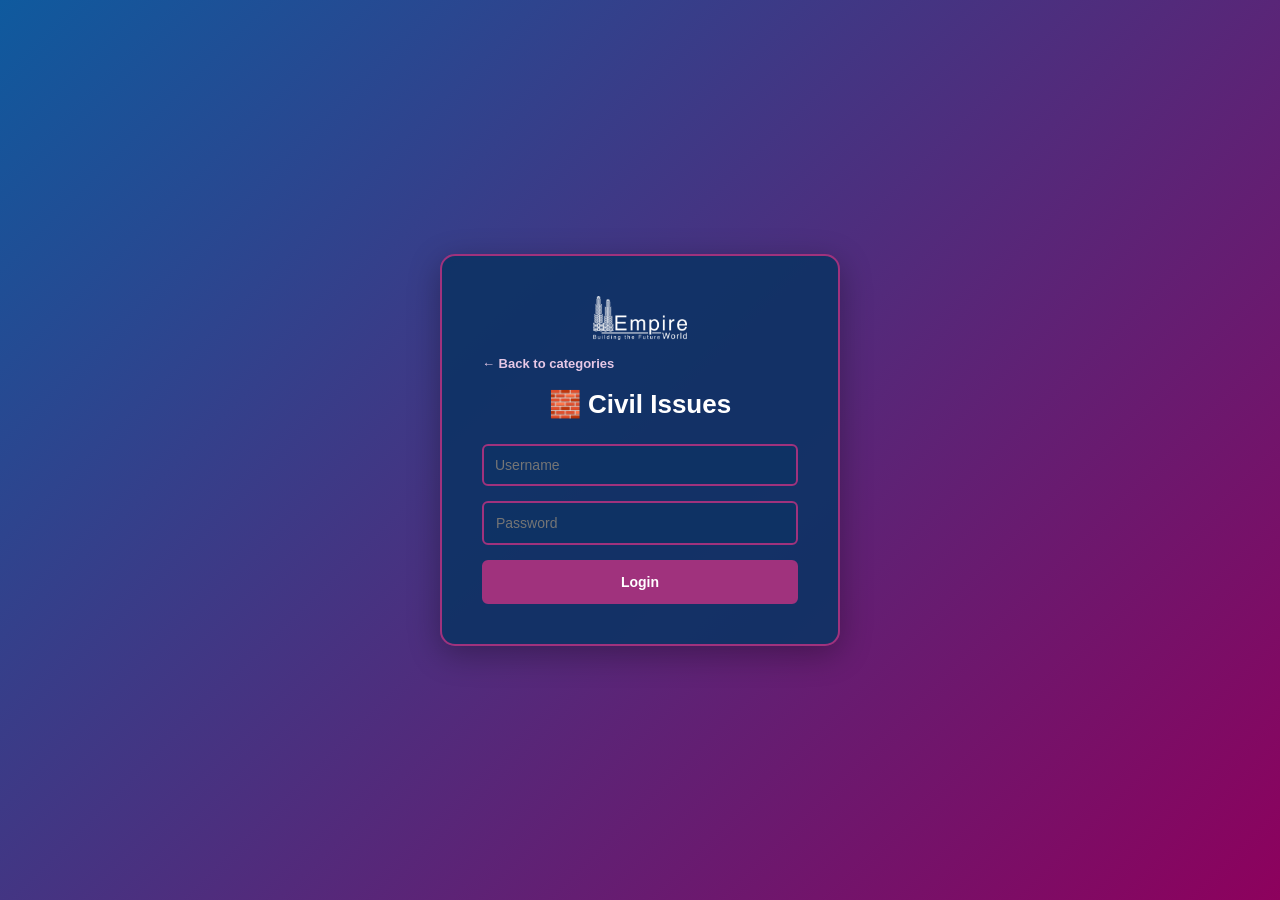
<file: civil-issue-final.html>
<!DOCTYPE html>
<html lang="en">
<head>
<meta charset="UTF-8">
<meta name="viewport" content="width=device-width, initial-scale=1.0">
<title>Civil Issues — Empire World</title>
<style>
* { margin:0; padding:0; box-sizing:border-box; }
body { font-family:-apple-system,BlinkMacSystemFont,'Segoe UI',Roboto,sans-serif; background:linear-gradient(135deg,#0f5a9e 0%,#8d015d 100%); color:#fff; min-height:100vh; padding-bottom:40px; }
.login-page { display:none; position:fixed; top:0; left:0; width:100%; height:100%; background:linear-gradient(135deg,#0f5a9e 0%,#8d015d 100%); align-items:center; justify-content:center; z-index:2000; }
.login-page.show { display:flex; }
.login-box { background:rgba(13,50,100,0.9); padding:40px; border-radius:15px; border:2px solid #a0327d; box-shadow:0 8px 32px rgba(0,0,0,0.3); width:100%; max-width:400px; }
.login-box h1 { font-size:26px; margin-bottom:24px; text-align:center; }
.login-form { display:flex; flex-direction:column; gap:15px; }
.login-form input { padding:12px; border:2px solid #a0327d; border-radius:6px; background:rgba(13,50,100,0.8); color:#fff; font-size:14px; }
.login-form button { padding:12px; background:#a0327d; color:#fff; border:2px solid #a0327d; border-radius:6px; font-weight:600; cursor:pointer; }
.login-message { padding:10px; border-radius:6px; text-align:center; font-weight:600; margin-bottom:10px; display:none; }
.login-message.success { background:#27ae60; display:block; } .login-message.error { background:#e74c3c; display:block; }
.back { display:block; text-align:left; margin-bottom:18px; color:#e6c8e6; text-decoration:none; font-size:13px; font-weight:600; }
.container { max-width:1400px; margin:0 auto; padding:20px; display:none; }
.container.show { display:block; }
header { background:#0d4a85; padding:20px; border-radius:0 0 15px 15px; margin-bottom:25px; border-bottom:3px solid #a0327d; }
.header-top { display:flex; justify-content:space-between; align-items:center; flex-wrap:wrap; gap:10px; }
.header-title h1 { font-size:26px; } .header-title p { font-size:13px; color:#ccc; }
.header-controls { display:flex; gap:10px; align-items:center; }
button { background:#0d4a85; color:#fff; border:2px solid #a0327d; padding:10px 16px; border-radius:6px; cursor:pointer; font-weight:600; font-size:14px; transition:all .2s; }
button:hover { background:#a0327d; }
.tabs { display:flex; gap:10px; margin-bottom:25px; flex-wrap:wrap; }
.tab-btn { padding:12px 18px; background:#0d4a85; border:2px solid #a0327d; cursor:pointer; font-weight:600; color:#fff; border-radius:8px; }
.tab-btn.active { background:#a0327d; }
.tab-content { display:none; } .tab-content.active { display:block; }
.form-section { background:rgba(13,50,100,0.6); padding:25px; border-radius:10px; margin-bottom:25px; border:2px solid #a0327d; }
.form-row { display:grid; grid-template-columns:repeat(auto-fit,minmax(220px,1fr)); gap:18px; margin-bottom:18px; }
.form-group { display:flex; flex-direction:column; }
label { font-weight:600; margin-bottom:7px; font-size:14px; }
input[type=text],input[type=date],select,textarea { padding:11px; border:2px solid #a0327d; border-radius:6px; background:rgba(13,50,100,0.8); color:#fff; font-size:14px; }
.image-upload { background:rgba(13,50,100,0.5); border:2px dashed #a0327d; border-radius:8px; padding:18px; text-align:center; color:#ccc; cursor:text; }
h2 { margin-bottom:18px; font-size:20px; } h3 { margin:18px 0 12px; font-size:16px; color:#ccc; }
.stats { display:grid; grid-template-columns:repeat(auto-fit,minmax(150px,1fr)); gap:15px; margin:15px 0; }
.stat-box { background:rgba(13,50,100,0.8); padding:15px; border-radius:8px; text-align:center; border:2px solid #a0327d; }
.stat-value { font-size:26px; font-weight:bold; color:#a0327d; } .stat-label { font-size:12px; color:#ccc; margin-top:5px; }
table { width:100%; border-collapse:collapse; }
th,td { padding:10px; border-bottom:1px solid #2a5a92; text-align:left; font-size:13px; vertical-align:top; }
th { color:#cdd8e6; font-size:12px; text-transform:uppercase; letter-spacing:.4px; }
tr.issue-row { cursor:pointer; } tr.issue-row:hover { background:rgba(160,50,125,0.18); }
.badge { font-size:11px; font-weight:700; padding:4px 10px; border-radius:12px; text-transform:uppercase; }
.badge.open { background:#C5504F; } .badge.fixed { background:#27ae60; }
.thumb { width:54px; height:54px; object-fit:cover; border-radius:6px; border:1px solid #a0327d; }
.modal { display:none; position:fixed; top:0; left:0; width:100%; height:100%; background:rgba(0,0,0,0.85); z-index:1500; align-items:center; justify-content:center; }
.modal.show { display:flex; }
.modal-box { background:#0d3a6e; border:2px solid #a0327d; border-radius:12px; max-width:820px; width:92%; max-height:88vh; overflow:auto; padding:24px; }
.close-x { float:right; cursor:pointer; font-size:30px; line-height:1; }
.beforeafter { display:grid; grid-template-columns:1fr 1fr; gap:14px; margin-top:14px; }
.beforeafter img { width:100%; border-radius:8px; border:1px solid #a0327d; cursor:pointer; }
footer { text-align:center; margin-top:30px; color:#cbb6cb; font-size:12px; }
</style>
</head>
<body>
<div class="login-page show" id="loginPage">
  <div class="login-box"><img src="[data-uri]" alt="Empire World" style="height:44px;width:auto;display:block;margin:0 auto 16px;">
    <a class="back" href="cleaning.html">← Back to categories</a>
    <h1>🧱 Civil Issues</h1>
    <div class="login-message" id="loginMessage"></div>
    <form class="login-form" onsubmit="handleLogin(event)">
      <input type="text" id="loginUsername" placeholder="Username" required>
      <input type="password" id="loginPassword" placeholder="Password" required>
      <button type="submit">Login</button>
    </form>
  </div>
</div>

<div class="container" id="mainContainer">
  <header><div class="header-top">
    <div class="header-title"><img src="[data-uri]" alt="Empire World" style="height:44px;width:auto;display:block;margin-bottom:10px;"><h1>🧱 Civil Issues</h1><p>Building issues reported by cleaning supervisors</p></div>
    <div class="header-controls">
      <button onclick="location.href='cleaning.html'">🏠 Categories</button>
      <button onclick="openResetModal()" style="background:#C5734F;border-color:#C5734F;">🔄 Reset Data</button>
      <button onclick="logout()" style="background:#C5504F;border-color:#C5504F;">🚪 Logout</button>
    </div>
  </div></header>

  <div class="tabs">
    <button class="tab-btn active" onclick="switchTab(event,'list')">📋 Issues</button>
    <button class="tab-btn" onclick="switchTab(event,'add')">➕ Add Issue</button>
    <button class="tab-btn" onclick="switchTab(event,'analytics')">📈 Analytics</button>
  </div>

  <div id="add" class="tab-content">
    <div class="form-section"><h2>➕ Report a New Issue</h2>
      <div class="form-row">
        <div class="form-group"><label>Project</label><select id="ci-project" onchange="updateCIBuildings()"></select></div>
        <div class="form-group"><label>Building</label><select id="ci-building" onchange="updateCIFloors()"></select></div>
        <div class="form-group"><label>Floor</label><select id="ci-floor"></select></div>
        <div class="form-group"><label>Spot</label><select id="ci-spot"></select></div>
      </div>
      <div class="form-row">
        <div class="form-group"><label>Issue Type</label><select id="ci-issuetype" onchange="toggleOther()"></select></div>
        <div class="form-group" id="ci-otherwrap" style="display:none;"><label>Describe (Other)</label><input type="text" id="ci-other" placeholder="Type the issue"></div>
        <div class="form-group"><label>Date</label><input type="date" id="ci-date"></div>
      </div>
      <div class="form-group" style="margin-bottom:18px;"><label>Note (optional)</label><input type="text" id="ci-note" placeholder="Any extra detail"></div>
      <h3>📸 Photo of the problem</h3>
      <div style="display:flex; gap:10px; flex-wrap:wrap; align-items:center; margin-bottom:10px;">
        <button type="button" onclick="document.getElementById('ci-file').click()">📁 Upload / Camera</button>
        <span style="color:#ccc; font-size:13px;">— or paste in the box below ⤵</span>
        <input type="file" id="ci-file" accept="image/*" style="display:none" onchange="handleIssueFile(event)">
      </div>
      <div class="image-upload" id="ci-imageArea" onpaste="handlePaste(event,'ci')">Click here and paste (Ctrl+V)</div>
      <img id="ci-image" style="display:none;max-width:220px;margin-top:12px;border-radius:8px;border:2px solid #a0327d;">
      <div style="margin-top:18px;"><button onclick="saveIssue()">💾 Save Issue</button> <button onclick="clearIssueForm()" style="background:#0d4a85;">🗑️ Clear</button></div>
    </div>
  </div>

  <div id="list" class="tab-content active">
    <div class="form-section"><h2>📋 Reported Issues</h2>
      <div class="form-row">
        <div class="form-group"><label>Project</label><select id="f-project" onchange="renderIssues()"><option value="">All</option></select></div>
        <div class="form-group"><label>Status</label><select id="f-status" onchange="renderIssues()"><option value="">All</option><option value="open">Open</option><option value="fixed">Fixed</option></select></div>
        <div class="form-group"><label>Search building/floor/spot</label><input type="text" id="f-search" oninput="renderIssues()" placeholder="e.g. RA-A12 or stairs"></div>
        <div class="form-group" style="justify-content:flex-end;"><button onclick="loadIssues()">🔄 Refresh</button></div>
      </div>
      <div id="issuesTable"><p>Loading…</p></div>
    </div>
  </div>

  <div id="analytics" class="tab-content">
    <div class="form-section"><h2>📈 Analytics</h2><div id="analyticsContent"><p>Loading…</p></div></div>
  </div>

  <footer>Prepared by <strong>Swar Dizayee</strong></footer>
</div>

<div class="modal" id="issueModal" onclick="if(event.target===this)closeIssueModal()"><div class="modal-box" id="issueBox"></div></div>
<div class="modal" id="imgModal" onclick="closeImg()"><img id="imgBig" style="max-width:92%;max-height:92%;border-radius:10px;"></div>

<script>
        /* ===== Themed dialogs (replace browser alert/confirm) ===== */
        (function(){
          function ov(){ var o=document.getElementById('uiDlg'); if(!o){ o=document.createElement('div'); o.id='uiDlg'; o.style.cssText='display:none;position:fixed;inset:0;background:rgba(0,0,0,0.6);z-index:4000;align-items:center;justify-content:center;'; o.innerHTML='<div style="background:#0d3a6e;border:2px solid #a0327d;border-radius:14px;max-width:430px;width:92%;padding:24px;box-shadow:0 10px 40px rgba(0,0,0,0.5);color:#fff;font-family:-apple-system,BlinkMacSystemFont,Segoe UI,Roboto,sans-serif;"><div id="uiDlgMsg" style="font-size:15px;line-height:1.5;margin-bottom:18px;white-space:pre-wrap;"></div><div id="uiDlgBtns" style="display:flex;gap:10px;justify-content:flex-end;"></div></div>'; document.body.appendChild(o); } return o; }
          function mkbtn(t,bg){ var b=document.createElement('button'); b.textContent=t; b.style.cssText='background:'+bg+';color:#fff;border:2px solid '+bg+';padding:10px 18px;border-radius:6px;font-weight:600;font-size:14px;cursor:pointer;'; return b; }
          window.uiAlert=function(msg){ return new Promise(function(res){ var o=ov(); document.getElementById('uiDlgMsg').textContent=String(msg); var bw=document.getElementById('uiDlgBtns'); bw.innerHTML=''; var ok=mkbtn('OK','#a0327d'); ok.onclick=function(){ o.style.display='none'; res(); }; bw.appendChild(ok); o.style.display='flex'; setTimeout(function(){ok.focus();},30); }); };
          window.uiConfirm=function(msg){ return new Promise(function(res){ var o=ov(); document.getElementById('uiDlgMsg').textContent=String(msg); var bw=document.getElementById('uiDlgBtns'); bw.innerHTML=''; var c=mkbtn('Cancel','#0d4a85'); c.onclick=function(){ o.style.display='none'; res(false); }; var ok=mkbtn('OK','#C5504F'); ok.onclick=function(){ o.style.display='none'; res(true); }; bw.appendChild(c); bw.appendChild(ok); o.style.display='flex'; setTimeout(function(){ok.focus();},30); }); };
          window.alert=function(m){ window.uiAlert(m); };
        })();

const GOOGLE_SCRIPT_URL = 'https://script.google.com/macros/s/AKfycbz-qxaEXcGH_b8g-k7RmwIV3f16MDHZV-VMUxoYS5YFeGaWlKyURfLwfOoVXQ1ONyYO/exec';
const IMGBB_API_KEY = '273d26dbc835282f5909b5f3e1fb8685';
const projectNames = {ec:'Empire Complex',es:'Empire Square',wd:'West Diamond',ww:'West Wing',ra:'Royal Apartment'};
const spots = ['Service stairs','Main stairs','Service door','Rooftop door','Exit door','Elevator','Wall','Ceiling','Corridor','Basement','Rooftop','Garden','Parking','Other'];
const issueTypes = ['Water leakage','Broken tiles','Door is broken','Door handle is broken','Wall needs repainting','No rooftop door','No service door','Mold / damp','Cracked wall','Other'];
const floors = {ec:{EC1:['Ground','F1','F2','F3','F4','F5'],EC2:['Ground','F1','F2','F3','F4','F5'],EC3:['Ground','F1','F2','F3','F4','F5'],EC4:['B1','Ground','F1','F2','F3','F4','F5'],EC5:['B1','Ground','F1','F2','F3','F4','F5'],EC6:['B1','Ground','F1','F2','F3','F4','F5']},es:{ES1:['B1','B2','Ground','F1','F2','F3','F4','F5','F6','F7','F8','F9','F10','F11','F12','F13','F14','F15','F16','F17','F18','F19','F20'],ES2:['B1','B2','Ground','F1','F2','F3','F4','F5','F6','F7','F8','F9','F10','F11','F12','F13','F14','F15','F16','F17','F18','F19','F20'],ES3:['B1','B2','Ground','F1','F2','F3','F4','F5','F6','F7','F8','F9','F10','F11','F12','F13','F14','F15','F16','F17','F18','F19','F20'],ES4:['B1','B2','Ground','F1','F2','F3','F4','F5','F6','F7','F8','F9','F10','F11','F12','F13','F14','F15','F16','F17','F18','F19','F20'],ES6:['B1','B2','B3','Ground','F1','F2','F3','F4','F5','F6','F7','F8','F9','F10','F11','F12','F13','F14','F15','F16','F17','F18','F19','F20','F21','F22','F23','F24']},wd:{'WD-A':['B1','B2','R','Ground','F1','F2','F3','F4','F5','F6','F7','F8','F9','F10','F11','F12','F13','F14','F15','F16','F17','F18','F19','F20','F21'],'WD-B':['B1','B2','R','Ground','F1','F2','F3','F4','F5','F6','F7','F8','F9','F10','F11','F12','F13','F14','F15','F16','F17','F18','F19','F20','F21','F22','F23'],'WD-C':['B1','B2','R','Ground','F1','F2','F3','F4','F5','F6','F7','F8','F9','F10','F11','F12','F13','F14','F15','F16','F17','F18','F19','F20','F21']},ww:{WW1:['B1','Ground','F1','F2','F3','F4','F5','F6','F7','F8'],WW2:['B1','Ground','F1','F2','F3','F4','F5','F6','F7','F8','F9','F10'],WW3:['B1','Ground','F1','F2','F3','F4','F5','F6','F7','F8','F9','F10','F11','F12'],WW4:['B1','Ground','F1','F2','F3','F4','F5','F6','F7','F8','F9','F10','F11','F12','F13','F14'],WW5:['B1','Ground','F1','F2','F3','F4','F5','F6','F7','F8','F9','F10','F11','F12','F13','F14','F15','F16'],WW6:['B1','Ground','F1','F2','F3','F4','F5','F6','F7','F8','F9','F10','F11','F12','F13','F14','F15','F16','F17','F18'],WW7:['B1','Ground','F1','F2','F3','F4','F5','F6','F7','F8','F9','F10','F11','F12','F13','F14','F15','F16','F17','F18','F19','F20'],WW8:['B1','Ground','F1','F2','F3','F4','F5','F6','F7','F8','F9','F10','F11','F12','F13','F14','F15','F16','F17','F18','F19','F20','F21','F22'],WW9:['B1','Ground','F1','F2','F3','F4','F5','F6','F7','F8','F9','F10','F11','F12','F13','F14','F15','F16','F17','F18','F19','F20','F21','F22','F23','F24'],WW10:['B1','Ground','F1','F2','F3','F4','F5','F6','F7','F8','F9','F10','F11','F12','F13','F14','F15','F16','F17','F18','F19','F20','F21','F22','F23','F24','F25','F26'],WW11:['B1','Ground','F1','F2','F3','F4','F5','F6','F7','F8','F9','F10','F11','F12','F13','F14','F15','F16','F17','F18','F19','F20','F21','F22','F23','F24','F25','F26'],WW12:['B1','Ground','F1','F2','F3','F4','F5','F6','F7','F8','F9','F10','F11','F12','F13','F14','F15','F16','F17','F18','F19','F20','F21','F22','F23','F24','F25','F26','F27','F28','F29','F30'],WW13:['B1','Ground','F1','F2','F3','F4','F5','F6','F7','F8','F9','F10','F11','F12','F13','F14','F15','F16','F17','F18','F19','F20','F21','F22','F23','F24','F25','F26','F27','F28','F29','F30'],WW14:['B1','Ground','F1','F2','F3','F4','F5','F6','F7','F8','F9','F10','F11','F12','F13','F14','F15','F16','F17','F18','F19','F20','F21','F22','F23','F24','F25','F26','F27','F28','F29','F30'],WW15:['B1','Ground','F1','F2','F3','F4','F5','F6','F7','F8','F9','F10','F11','F12','F13','F14','F15','F16','F17','F18','F19','F20','F21','F22','F23','F24','F25','F26','F27','F28','F29','F30']},ra:{'RA-A1':['B1','Ground','F1','F2','F3','F4','F5','F6','F7','F8','F9'],'RA-A2':['B1','Ground','F1','F2','F3','F4','F5','F6','F7','F8','F9'],'RA-A3':['B1','Ground','F1','F2','F3','F4','F5','F6','F7','F8','F9'],'RA-A4':['B1','Ground','F1','F2','F3','F4','F5','F6','F7','F8','F9'],'RA-A5':['B1','Ground','F1','F2','F3','F4','F5','F6','F7','F8','F9'],'RA-A6':['B1','Ground','F1','F2','F3','F4','F5','F6','F7','F8','F9'],'RA-A7':['B1','Ground','F1','F2','F3','F4','F5','F6','F7','F8','F9'],'RA-A8':['B1','Ground','F1','F2','F3','F4','F5','F6','F7','F8','F9'],'RA-A9':['B1','Ground','F1','F2','F3','F4','F5','F6','F7','F8','F9'],'RA-A10':['B1','Ground','F1','F2','F3','F4','F5','F6','F7','F8','F9'],'RA-A11':['B1','Ground','F1','F2','F3','F4','F5','F6','F7','F8','F9'],'RA-A12':['B1','Ground','F1','F2','F3','F4','F5','F6','F7','F8','F9'],'RA-B1':['B1','Ground','F1','F2','F3','F4','F5','F6','F7','F8','F9'],'RA-B2':['B1','Ground','F1','F2','F3','F4','F5','F6','F7','F8','F9'],'RA-B3':['B1','Ground','F1','F2','F3','F4','F5','F6','F7','F8','F9'],'RA-B4':['B1','Ground','F1','F2','F3','F4','F5','F6','F7','F8','F9'],'RA-B5':['B1','Ground','F1','F2','F3','F4','F5','F6','F7','F8','F9'],'RA-B6':['B1','Ground','F1','F2','F3','F4','F5','F6','F7','F8','F9'],'RA-B7':['B1','Ground','F1','F2','F3','F4','F5','F6','F7','F8','F9'],'RA-B8':['B1','Ground','F1','F2','F3','F4','F5','F6','F7','F8','F9'],'RA-B9':['B1','Ground','F1','F2','F3','F4','F5','F6','F7','F8','F9'],'RA-B10':['B1','Ground','F1','F2','F3','F4','F5','F6','F7','F8','F9'],'RA-B11':['B1','Ground','F1','F2','F3','F4','F5','F6','F7','F8','F9'],'RA-B12':['B1','Ground','F1','F2','F3','F4','F5','F6','F7','F8','F9'],'RA-C1':['B1','Ground','F1','F2','F3','F4','F5','F6','F7','F8','F9','F10','F11'],'RA-C2':['B1','Ground','F1','F2','F3','F4','F5','F6','F7','F8','F9','F10','F11'],'RA-C3':['B1','Ground','F1','F2','F3','F4','F5','F6','F7','F8','F9','F10','F11'],'RA-C4':['B1','Ground','F1','F2','F3','F4','F5','F6','F7','F8','F9','F10','F11','F12'],'RA-C5':['B1','Ground','F1','F2','F3','F4','F5','F6','F7','F8','F9','F10','F11','F12'],'RA-C6':['B1','Ground','F1','F2','F3','F4','F5','F6','F7','F8','F9','F10','F11'],'RA-C7':['B1','Ground','F1','F2','F3','F4','F5','F6','F7','F8','F9','F10','F11'],'RA-C8':['B1','Ground','F1','F2','F3','F4','F5','F6','F7','F8','F9','F10','F11']}};
let allIssues = [];
let currentIssueImage = '';
let uploadingIssue = false;

function handleLogin(e){ e.preventDefault(); const u=document.getElementById('loginUsername').value; const p=document.getElementById('loginPassword').value; const m=document.getElementById('loginMessage'); m.className='login-message'; m.style.display='block'; m.textContent='⏳ Signing in…'; fetch(GOOGLE_SCRIPT_URL,{method:'POST',body:JSON.stringify({action:'verifyLogin',username:u,password:p,dept:'civil'})}).then(r=>r.json()).then(d=>{ if(d.success){ localStorage.setItem('civ_isLoggedIn','true'); localStorage.setItem('civ_user',u); localStorage.setItem('civ_token',d.token||''); enterApp(); } else { m.className='login-message error'; m.textContent='❌ '+d.message; }}).catch(err=>{ m.className='login-message error'; m.textContent='❌ '+err.message; }); }
function logout(){ uiConfirm('Log out?').then(function(ok){ if(!ok) return; localStorage.removeItem('civ_isLoggedIn'); localStorage.removeItem('civ_user'); localStorage.removeItem('civ_token'); location.reload(); }); }

function uploadToImgbb(file,cb){ const r=new FileReader(); r.onload=e=>{ const b64=e.target.result.split(',')[1]; const fd=new FormData(); fd.append('image',b64); fd.append('key',IMGBB_API_KEY); fetch('https://api.imgbb.com/1/upload',{method:'POST',body:fd}).then(x=>x.json()).then(d=>{ cb(d.success&&d.data?d.data.url:null); }).catch(()=>cb(null)); }; r.readAsDataURL(file); }
function compressImage(file,cb){ const r=new FileReader(); r.onload=e=>{ const img=new Image(); img.onload=()=>{ const c=document.createElement('canvas'); c.width=img.width*0.6; c.height=img.height*0.6; c.getContext('2d').drawImage(img,0,0,c.width,c.height); c.toBlob(b=>uploadToImgbb(b,cb),'image/jpeg',0.7); }; img.src=e.target.result; }; r.readAsDataURL(file); }
function processIssuePhoto(file){ if(!file) return; const area=document.getElementById('ci-imageArea'); area.innerHTML='⏳ Uploading…'; uploadingIssue=true; compressImage(file,url=>{ uploadingIssue=false; if(url){ currentIssueImage=url; const im=document.getElementById('ci-image'); im.src=url; im.style.display='block'; area.innerHTML='✅ Photo uploaded'; } else { area.innerHTML='❌ Upload failed, try again'; } }); }
function handlePaste(e,which){ const items=e.clipboardData.items; for(let i=0;i<items.length;i++){ if(items[i].type.indexOf('image')!==-1){ e.preventDefault(); processIssuePhoto(items[i].getAsFile()); return; } } }
function handleIssueFile(e){ const f=e.target.files && e.target.files[0]; if(f) processIssuePhoto(f); e.target.value=''; }

function populateSelect(id,arr,useKeys){ const el=document.getElementById(id); el.innerHTML=''; arr.forEach(v=>{ const o=document.createElement('option'); if(useKeys){ o.value=v; o.textContent=projectNames[v]; } else { o.value=v; o.textContent=v; } el.appendChild(o); }); }
function updateCIBuildings(){ const p=document.getElementById('ci-project').value; const bs=Object.keys(floors[p]||{}); const el=document.getElementById('ci-building'); el.innerHTML=''; bs.forEach(b=>{ const o=document.createElement('option'); o.value=b;o.textContent=b; el.appendChild(o); }); updateCIFloors(); }
function updateCIFloors(){ const p=document.getElementById('ci-project').value; const b=document.getElementById('ci-building').value; const fs=(floors[p]&&floors[p][b])?floors[p][b]:[]; const el=document.getElementById('ci-floor'); el.innerHTML=''; fs.forEach(f=>{ const o=document.createElement('option'); o.value=f;o.textContent=f; el.appendChild(o); }); }
function toggleOther(){ document.getElementById('ci-otherwrap').style.display = document.getElementById('ci-issuetype').value==='Other'?'flex':'none'; }
function clearIssueForm(){ currentIssueImage=''; document.getElementById('ci-image').style.display='none'; document.getElementById('ci-imageArea').innerHTML='Click here and paste (Ctrl+V)'; document.getElementById('ci-note').value=''; document.getElementById('ci-other').value=''; }

function saveIssue(){ if(uploadingIssue){ alert('Please wait for the photo to finish uploading.'); return; } let itype=document.getElementById('ci-issuetype').value; if(itype==='Other'){ const o=document.getElementById('ci-other').value.trim(); if(!o){ alert('Please describe the Other issue.'); return; } itype=o; } function go(){ const rec={ action:'addCivilIssue', project:document.getElementById('ci-project').value, building:document.getElementById('ci-building').value, floor:document.getElementById('ci-floor').value, spot:document.getElementById('ci-spot').value, issueType:itype, note:document.getElementById('ci-note').value, date:document.getElementById('ci-date').value||new Date().toISOString().split('T')[0], photo:currentIssueImage, token:localStorage.getItem('civ_token')||'' }; fetch(GOOGLE_SCRIPT_URL,{method:'POST',body:JSON.stringify(rec)}).then(r=>r.json()).then(()=>{ alert('✅ Issue saved!'); clearIssueForm(); loadIssues(); switchTabTo('list'); }).catch(e=>alert('❌ Error: '+e.message)); } if(!currentIssueImage){ uiConfirm('No photo attached. Save anyway?').then(function(ok){ if(ok) go(); }); return; } go(); }

function loadIssues(){ const url=GOOGLE_SCRIPT_URL+'?token='+encodeURIComponent(localStorage.getItem('civ_token')||'')+'&what=civil'; fetch(GOOGLE_SCRIPT_URL,{method:'POST',body:JSON.stringify({action:'getCivilIssues',token:localStorage.getItem('civ_token')||''})}).then(r=>r.json()).then(d=>{ if(Array.isArray(d)){ allIssues=d; renderIssues(); renderAnalytics(); } else if(d&&d.error==='unauthorized'){ logout(); } }).catch(e=>{ document.getElementById('issuesTable').innerHTML='<p>Error loading: '+e.message+'</p>'; }); }
function locStr(r){ return (r.project? (r.project.toUpperCase()) : '')+' '+r.building+' · '+r.floor+' · '+r.spot; }
function renderIssues(){ const fp=document.getElementById('f-project').value; const fs=document.getElementById('f-status').value; const q=(document.getElementById('f-search').value||'').toLowerCase(); let rows=allIssues.filter(r=>{ if(fp&&r.project!==fp)return false; if(fs&&r.status!==fs)return false; if(q){ const hay=(r.building+' '+r.floor+' '+r.spot+' '+r.issueType).toLowerCase(); if(hay.indexOf(q)===-1)return false; } return true; }); rows.sort((a,b)=>(b.date||'').localeCompare(a.date||'')); let h='<p style="color:#ccc;margin-bottom:10px;">'+rows.length+' issue(s)</p><table><thead><tr><th>Issue</th><th>Location</th><th>Date</th><th>Status</th><th>Photo</th></tr></thead><tbody>'; if(rows.length===0) h+='<tr><td colspan="5">No issues match.</td></tr>'; rows.forEach(r=>{ h+='<tr class="issue-row" onclick="openIssue(\''+r.id+'\')"><td>'+r.issueType+(r.note?' <span style="color:#aaa;">('+r.note+')</span>':'')+'</td><td>'+locStr(r)+'</td><td>'+r.date+'</td><td><span class="badge '+(r.status==='fixed'?'fixed':'open')+'">'+(r.status==='fixed'?'Fixed':'Open')+'</span></td><td>'+(r.photo?'<img class="thumb" src="'+r.photo+'">':'—')+'</td></tr>'; }); h+='</tbody></table>'; document.getElementById('issuesTable').innerHTML=h; }

function durationStr(a,b){ if(!a||!b) return ''; const pr=s=>new Date(String(s).replace(' ','T')); const d1=pr(a), d2=pr(b); if(isNaN(d1.getTime())||isNaN(d2.getTime())) return ''; let ms=d2-d1; if(ms<0) return ''; const days=Math.floor(ms/86400000); const hrs=Math.floor((ms%86400000)/3600000); const mins=Math.floor((ms%3600000)/60000); let parts=[]; if(days)parts.push(days+'d'); if(hrs)parts.push(hrs+'h'); if(!days&&!hrs)parts.push(mins+'m'); return ' — took '+parts.join(' '); }
function openIssue(id){ const r=allIssues.find(x=>x.id===id); if(!r)return; let h='<span class="close-x" onclick="closeIssueModal()">&times;</span>'; h+='<h2>'+r.issueType+'</h2><p style="color:#ccc;">'+locStr(r)+' · <span class="badge '+(r.status==='fixed'?'fixed':'open')+'">'+(r.status==='fixed'?'Fixed':'Open')+'</span></p>'; h+='<p style="margin-top:8px;"><strong>🟥 Reported:</strong> '+(r.createdAt||r.date)+(r.createdBy?(' (by '+r.createdBy+')'):'')+'</p>'; if(r.status==='fixed'){ h+='<p style="margin-top:4px;"><strong>🟩 Fixed:</strong> '+(r.fixedAt||'—')+(r.fixedBy?(' (by '+r.fixedBy+')'):'')+'<span style="color:#aaa;">'+durationStr(r.createdAt||r.date, r.fixedAt)+'</span></p>'; } if(r.note)h+='<p style="margin-top:8px;"><strong>Note:</strong> '+r.note+'</p>'; h+='<div class="beforeafter"><div><p style="color:#ccc;margin-bottom:6px;">Problem</p>'+(r.photo?'<img src="'+r.photo+'" onclick="bigImg(this.src)">':'<p>No photo</p>')+'</div><div><p style="color:#ccc;margin-bottom:6px;">Fixed</p>'+(r.fixedPhoto?'<img src="'+r.fixedPhoto+'" onclick="bigImg(this.src)">':'<p style="color:#888;">Not fixed yet</p>')+'</div></div>'; if(r.status!=='fixed'){ h+='<h3>✅ Mark as fixed</h3><div style="display:flex;gap:10px;flex-wrap:wrap;align-items:center;margin-bottom:10px;"><button type="button" onclick="document.getElementById(\'fix-file\').click()">📁 Upload / Camera</button><span style="color:#ccc;font-size:13px;">— or paste below ⤵</span><input type="file" id="fix-file" accept="image/*" style="display:none" onchange="handleFixFile(event,\''+r.id+'\')"></div><div class="image-upload" id="fix-area" onpaste="pasteFix(event,\''+r.id+'\')">Click here and paste the photo of the completed fix (Ctrl+V)</div>'; } document.getElementById('issueBox').innerHTML=h; document.getElementById('issueModal').classList.add('show'); }
function closeIssueModal(){ document.getElementById('issueModal').classList.remove('show'); }
function processFix(id, file){ if(!file) return; const area=document.getElementById('fix-area'); if(area) area.innerHTML='⏳ Uploading…'; compressImage(file,url=>{ if(url){ fetch(GOOGLE_SCRIPT_URL,{method:'POST',body:JSON.stringify({action:'markCivilFixed',id:id,fixedPhoto:url,token:localStorage.getItem('civ_token')||''})}).then(r=>r.json()).then(()=>{ const it=allIssues.find(x=>x.id===id); if(it){ it.status='fixed'; it.fixedPhoto=url; const now=new Date(); const z=n=>String(n).padStart(2,'0'); it.fixedAt=now.getFullYear()+'-'+z(now.getMonth()+1)+'-'+z(now.getDate())+' '+z(now.getHours())+':'+z(now.getMinutes()); it.fixedBy=localStorage.getItem('civ_user')||''; } renderIssues(); renderAnalytics(); openIssue(id); }).catch(er=>{ if(area) area.innerHTML='❌ '+er.message; }); } else { if(area) area.innerHTML='❌ Upload failed, try again'; } }); }
function pasteFix(e,id){ const items=e.clipboardData.items; for(let i=0;i<items.length;i++){ if(items[i].type.indexOf('image')!==-1){ e.preventDefault(); processFix(id, items[i].getAsFile()); return; } } }
function handleFixFile(e,id){ const f=e.target.files && e.target.files[0]; if(f) processFix(id, f); e.target.value=''; }

function bigImg(src){ document.getElementById('imgBig').src=src; document.getElementById('imgModal').classList.add('show'); }
function closeImg(){ document.getElementById('imgModal').classList.remove('show'); }

function renderAnalytics(){ const total=allIssues.length; const open=allIssues.filter(r=>r.status!=='fixed').length; const fixed=total-open; let h='<div class="stats"><div class="stat-box"><div class="stat-value">'+total+'</div><div class="stat-label">Total Issues</div></div><div class="stat-box"><div class="stat-value" style="color:#C5504F;">'+open+'</div><div class="stat-label">Open</div></div><div class="stat-box"><div class="stat-value" style="color:#27ae60;">'+fixed+'</div><div class="stat-label">Fixed</div></div></div>'; h+='<h3>By Project</h3><table><thead><tr><th>Project</th><th>Open</th><th>Fixed</th><th>Total</th></tr></thead><tbody>'; ['ec','es','wd','ww','ra'].forEach(p=>{ const pr=allIssues.filter(r=>r.project===p); if(pr.length===0)return; const o=pr.filter(r=>r.status!=='fixed').length; h+='<tr><td>'+projectNames[p]+'</td><td>'+o+'</td><td>'+(pr.length-o)+'</td><td>'+pr.length+'</td></tr>'; }); h+='</tbody></table>'; const types={}; allIssues.forEach(r=>{ types[r.issueType]=(types[r.issueType]||0)+1; }); h+='<h3>By Issue Type</h3><table><thead><tr><th>Type</th><th>Count</th></tr></thead><tbody>'; Object.keys(types).sort((a,b)=>types[b]-types[a]).forEach(t=>{ h+='<tr><td>'+t+'</td><td>'+types[t]+'</td></tr>'; }); h+='</tbody></table>'; document.getElementById('analyticsContent').innerHTML=h; }

function switchTab(e,t){ document.querySelectorAll('.tab-content').forEach(x=>x.classList.remove('active')); document.querySelectorAll('.tab-btn').forEach(x=>x.classList.remove('active')); document.getElementById(t).classList.add('active'); e.target.classList.add('active'); }
function switchTabTo(t){ document.querySelectorAll('.tab-content').forEach(x=>x.classList.remove('active')); document.querySelectorAll('.tab-btn').forEach(x=>x.classList.remove('active')); document.getElementById(t).classList.add('active'); document.querySelectorAll('.tab-btn').forEach(b=>{ if(b.getAttribute('onclick').indexOf("'"+t+"'")!==-1) b.classList.add('active'); }); }

function enterApp(){ document.getElementById('loginPage').classList.remove('show'); document.getElementById('mainContainer').classList.add('show'); populateSelect('ci-project',['ec','es','wd','ww','ra'],true); updateCIBuildings(); populateSelect('ci-spot',spots,false); populateSelect('ci-issuetype',issueTypes,false); const fp=document.getElementById('f-project'); if(fp && fp.options.length<=1){ ['ec','es','wd','ww','ra'].forEach(p=>{ const o=document.createElement('option'); o.value=p;o.textContent=projectNames[p]; fp.appendChild(o); }); } document.getElementById('ci-date').value=new Date().toISOString().split('T')[0]; loadIssues(); }
window.addEventListener('load',()=>{ localStorage.removeItem('civ_isLoggedIn'); document.getElementById('loginPage').classList.add('show'); });

function openResetModal(){ document.getElementById('resetPwInput').value=''; document.getElementById('resetMsg').textContent=''; document.getElementById('resetModal').style.display='flex'; setTimeout(function(){document.getElementById('resetPwInput').focus();},30); }
function closeResetModal(){ document.getElementById('resetModal').style.display='none'; }
function doReset(){ var pw=document.getElementById('resetPwInput').value; var msg=document.getElementById('resetMsg'); if(!pw){ msg.style.color='#ffb3b3'; msg.textContent='Please enter the password.'; return; } msg.style.color='#e6c8e6'; msg.textContent='⏳ Deleting…'; fetch(GOOGLE_SCRIPT_URL,{method:'POST',body:JSON.stringify({action:'clearCivilIssues', resetPassword:pw, dept:'civil', token:localStorage.getItem('civ_token')||''})}).then(r=>r.json()).then(function(d){ if(d&&d.success){ closeResetModal(); allIssues=[]; renderIssues(); renderAnalytics(); uiAlert('✅ All civil issue data has been deleted.'); } else if(d&&d.error==='bad_password'){ msg.style.color='#ffb3b3'; msg.textContent='❌ Wrong password.'; } else if(d&&d.error==='unauthorized'){ logout(); } else { msg.style.color='#ffb3b3'; msg.textContent='❌ Could not reset. Try again.'; } }).catch(function(e){ msg.style.color='#ffb3b3'; msg.textContent='❌ '+e.message; }); }
</script>
<div id="resetModal" style="display:none;position:fixed;inset:0;background:rgba(0,0,0,0.6);z-index:1600;align-items:center;justify-content:center;">
  <div style="background:#0d3a6e;border:2px solid #a0327d;border-radius:14px;max-width:440px;width:92%;padding:28px;box-shadow:0 10px 40px rgba(0,0,0,0.5);font-family:-apple-system,BlinkMacSystemFont,'Segoe UI',Roboto,sans-serif;">
    <h2 style="margin:0 0 10px;color:#fff;">⚠️ Reset Civil Data</h2>
    <p style="color:#e0c6dd;font-size:14px;margin-bottom:16px;line-height:1.5;">This permanently deletes <strong>all civil issues</strong> — reports, photos and fixed history. This cannot be undone.</p>
    <label style="color:#fff;font-weight:600;font-size:14px;">Reset password</label>
    <input type="password" id="resetPwInput" placeholder="Enter password" onkeydown="if(event.key==='Enter')doReset()" style="width:100%;margin-top:6px;padding:12px;border:2px solid #a0327d;border-radius:6px;background:rgba(13,50,100,0.8);color:#fff;font-size:14px;box-sizing:border-box;">
    <div id="resetMsg" style="min-height:18px;margin-top:10px;font-size:13px;font-weight:600;"></div>
    <div style="display:flex;gap:10px;justify-content:flex-end;margin-top:16px;">
      <button onclick="closeResetModal()" style="background:#0d4a85;border-color:#a0327d;">Cancel</button>
      <button onclick="doReset()" style="background:#C5504F;border-color:#C5504F;">🗑️ Delete Everything</button>
    </div>
  </div>
</div>
</body>
</html>
</file>
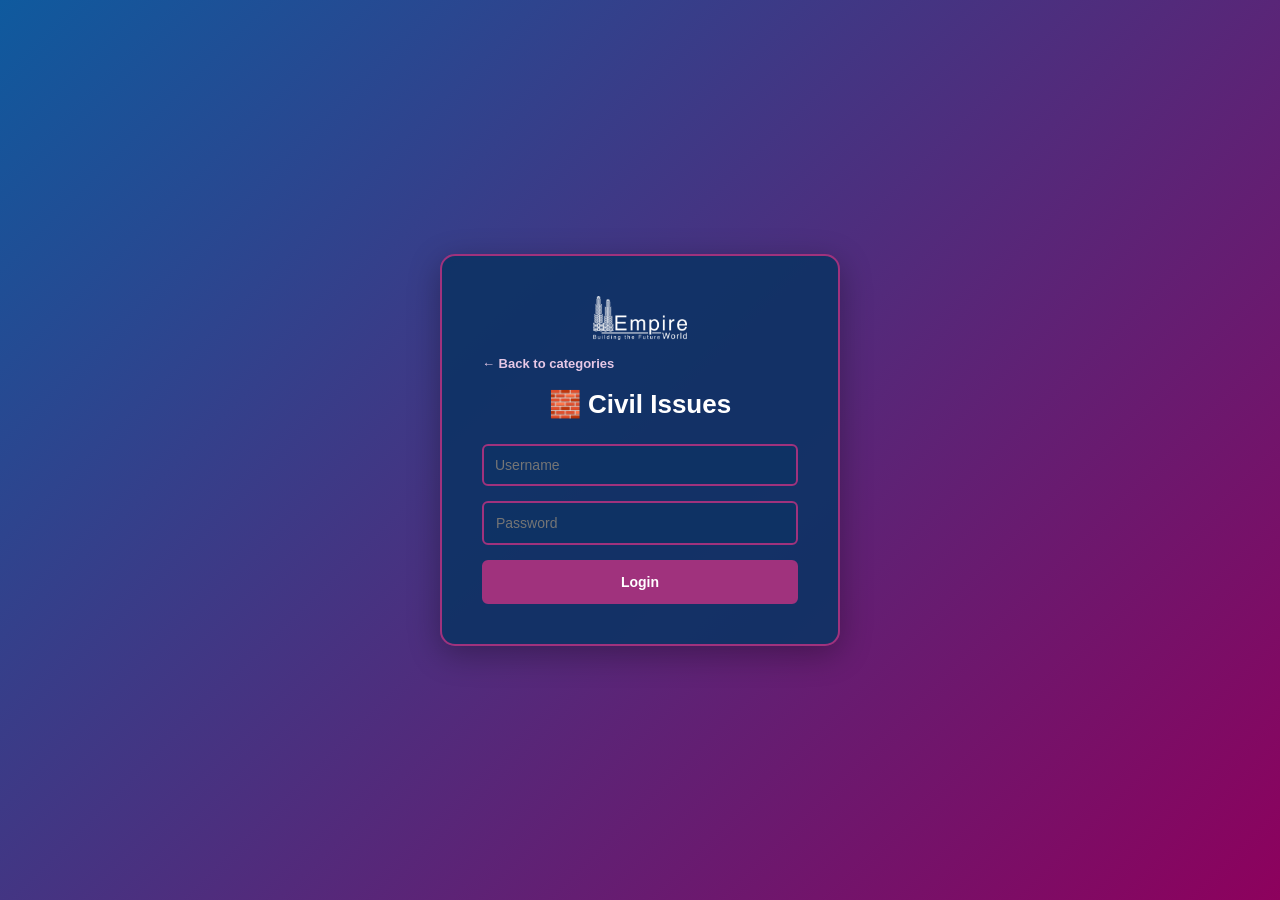
<file: civil-issue-login.html>
<!DOCTYPE html>
<html lang="en">
<head>
<meta charset="UTF-8">
<meta name="viewport" content="width=device-width, initial-scale=1.0">
<title>Civil Issues — Empire World</title>
<style>
* { margin:0; padding:0; box-sizing:border-box; }
body { font-family:-apple-system,BlinkMacSystemFont,'Segoe UI',Roboto,sans-serif; background:linear-gradient(135deg,#0f5a9e 0%,#8d015d 100%); color:#fff; min-height:100vh; padding-bottom:40px; }
.login-page { display:none; position:fixed; top:0; left:0; width:100%; height:100%; background:linear-gradient(135deg,#0f5a9e 0%,#8d015d 100%); align-items:center; justify-content:center; z-index:2000; }
.login-page.show { display:flex; }
.login-box { background:rgba(13,50,100,0.9); padding:40px; border-radius:15px; border:2px solid #a0327d; box-shadow:0 8px 32px rgba(0,0,0,0.3); width:100%; max-width:400px; }
.login-box h1 { font-size:26px; margin-bottom:24px; text-align:center; }
.login-form { display:flex; flex-direction:column; gap:15px; }
.login-form input { padding:12px; border:2px solid #a0327d; border-radius:6px; background:rgba(13,50,100,0.8); color:#fff; font-size:14px; }
.login-form button { padding:12px; background:#a0327d; color:#fff; border:2px solid #a0327d; border-radius:6px; font-weight:600; cursor:pointer; }
.login-message { padding:10px; border-radius:6px; text-align:center; font-weight:600; margin-bottom:10px; display:none; }
.login-message.success { background:#27ae60; display:block; } .login-message.error { background:#e74c3c; display:block; }
.back { display:block; text-align:left; margin-bottom:18px; color:#e6c8e6; text-decoration:none; font-size:13px; font-weight:600; }
.container { max-width:1400px; margin:0 auto; padding:20px; display:none; }
.container.show { display:block; }
header { background:#0d4a85; padding:20px; border-radius:0 0 15px 15px; margin-bottom:25px; border-bottom:3px solid #a0327d; }
.header-top { display:flex; justify-content:space-between; align-items:center; flex-wrap:wrap; gap:10px; }
.header-title h1 { font-size:26px; } .header-title p { font-size:13px; color:#ccc; }
.header-controls { display:flex; gap:10px; align-items:center; }
button { background:#0d4a85; color:#fff; border:2px solid #a0327d; padding:10px 16px; border-radius:6px; cursor:pointer; font-weight:600; font-size:14px; transition:all .2s; }
button:hover { background:#a0327d; }
.tabs { display:flex; gap:10px; margin-bottom:25px; flex-wrap:wrap; }
.tab-btn { padding:12px 18px; background:#0d4a85; border:2px solid #a0327d; cursor:pointer; font-weight:600; color:#fff; border-radius:8px; }
.tab-btn.active { background:#a0327d; }
.tab-content { display:none; } .tab-content.active { display:block; }
.form-section { background:rgba(13,50,100,0.6); padding:25px; border-radius:10px; margin-bottom:25px; border:2px solid #a0327d; }
.form-row { display:grid; grid-template-columns:repeat(auto-fit,minmax(220px,1fr)); gap:18px; margin-bottom:18px; }
.form-group { display:flex; flex-direction:column; }
label { font-weight:600; margin-bottom:7px; font-size:14px; }
input[type=text],input[type=date],select,textarea { padding:11px; border:2px solid #a0327d; border-radius:6px; background:rgba(13,50,100,0.8); color:#fff; font-size:14px; }
.image-upload { background:rgba(13,50,100,0.5); border:2px dashed #a0327d; border-radius:8px; padding:18px; text-align:center; color:#ccc; cursor:text; }
h2 { margin-bottom:18px; font-size:20px; } h3 { margin:18px 0 12px; font-size:16px; color:#ccc; }
.stats { display:grid; grid-template-columns:repeat(auto-fit,minmax(150px,1fr)); gap:15px; margin:15px 0; }
.stat-box { background:rgba(13,50,100,0.8); padding:15px; border-radius:8px; text-align:center; border:2px solid #a0327d; }
.stat-value { font-size:26px; font-weight:bold; color:#a0327d; } .stat-label { font-size:12px; color:#ccc; margin-top:5px; }
table { width:100%; border-collapse:collapse; }
th,td { padding:10px; border-bottom:1px solid #2a5a92; text-align:left; font-size:13px; vertical-align:top; }
th { color:#cdd8e6; font-size:12px; text-transform:uppercase; letter-spacing:.4px; }
tr.issue-row { cursor:pointer; } tr.issue-row:hover { background:rgba(160,50,125,0.18); }
.badge { font-size:11px; font-weight:700; padding:4px 10px; border-radius:12px; text-transform:uppercase; }
.badge.open { background:#C5504F; } .badge.fixed { background:#27ae60; }
.thumb { width:54px; height:54px; object-fit:cover; border-radius:6px; border:1px solid #a0327d; }
.modal { display:none; position:fixed; top:0; left:0; width:100%; height:100%; background:rgba(0,0,0,0.85); z-index:1500; align-items:center; justify-content:center; }
.modal.show { display:flex; }
.modal-box { background:#0d3a6e; border:2px solid #a0327d; border-radius:12px; max-width:820px; width:92%; max-height:88vh; overflow:auto; padding:24px; }
.close-x { float:right; cursor:pointer; font-size:30px; line-height:1; }
.beforeafter { display:grid; grid-template-columns:1fr 1fr; gap:14px; margin-top:14px; }
.beforeafter img { width:100%; border-radius:8px; border:1px solid #a0327d; cursor:pointer; }
footer { text-align:center; margin-top:30px; color:#cbb6cb; font-size:12px; }
</style>
</head>
<body>
<div class="login-page show" id="loginPage">
  <div class="login-box"><img src="[data-uri]" alt="Empire World" style="height:44px;width:auto;display:block;margin:0 auto 16px;">
    <a class="back" href="cleaning.html">← Back to categories</a>
    <h1>🧱 Civil Issues</h1>
    <div class="login-message" id="loginMessage"></div>
    <form class="login-form" onsubmit="handleLogin(event)">
      <input type="text" id="loginUsername" placeholder="Username" required>
      <input type="password" id="loginPassword" placeholder="Password" required>
      <button type="submit">Login</button>
    </form>
  </div>
</div>

<div class="container" id="mainContainer">
  <header><div class="header-top">
    <div class="header-title"><img src="[data-uri]" alt="Empire World" style="height:44px;width:auto;display:block;margin-bottom:10px;"><h1>🧱 Civil Issues</h1><p>Building issues reported by cleaning supervisors</p></div>
    <div class="header-controls">
      <button onclick="location.href='cleaning.html'">🏠 Categories</button>
      <button onclick="logout()" style="background:#C5504F;border-color:#C5504F;">🚪 Logout</button>
    </div>
  </div></header>

  <div class="tabs">
    <button class="tab-btn active" onclick="switchTab(event,'list')">📋 Issues</button>
    <button class="tab-btn" onclick="switchTab(event,'add')">➕ Add Issue</button>
    <button class="tab-btn" onclick="switchTab(event,'analytics')">📈 Analytics</button>
  </div>

  <div id="add" class="tab-content">
    <div class="form-section"><h2>➕ Report a New Issue</h2>
      <div class="form-row">
        <div class="form-group"><label>Project</label><select id="ci-project" onchange="updateCIBuildings()"></select></div>
        <div class="form-group"><label>Building</label><select id="ci-building" onchange="updateCIFloors()"></select></div>
        <div class="form-group"><label>Floor</label><select id="ci-floor"></select></div>
        <div class="form-group"><label>Spot</label><select id="ci-spot"></select></div>
      </div>
      <div class="form-row">
        <div class="form-group"><label>Issue Type</label><select id="ci-issuetype" onchange="toggleOther()"></select></div>
        <div class="form-group" id="ci-otherwrap" style="display:none;"><label>Describe (Other)</label><input type="text" id="ci-other" placeholder="Type the issue"></div>
        <div class="form-group"><label>Date</label><input type="date" id="ci-date"></div>
      </div>
      <div class="form-group" style="margin-bottom:18px;"><label>Note (optional)</label><input type="text" id="ci-note" placeholder="Any extra detail"></div>
      <h3>📸 Photo of the problem (paste)</h3>
      <div class="image-upload" id="ci-imageArea" onpaste="handlePaste(event,'ci')">Click here and paste (Ctrl+V)</div>
      <img id="ci-image" style="display:none;max-width:220px;margin-top:12px;border-radius:8px;border:2px solid #a0327d;">
      <div style="margin-top:18px;"><button onclick="saveIssue()">💾 Save Issue</button> <button onclick="clearIssueForm()" style="background:#0d4a85;">🗑️ Clear</button></div>
    </div>
  </div>

  <div id="list" class="tab-content active">
    <div class="form-section"><h2>📋 Reported Issues</h2>
      <div class="form-row">
        <div class="form-group"><label>Project</label><select id="f-project" onchange="renderIssues()"><option value="">All</option></select></div>
        <div class="form-group"><label>Status</label><select id="f-status" onchange="renderIssues()"><option value="">All</option><option value="open">Open</option><option value="fixed">Fixed</option></select></div>
        <div class="form-group"><label>Search building/floor/spot</label><input type="text" id="f-search" oninput="renderIssues()" placeholder="e.g. RA-A12 or stairs"></div>
        <div class="form-group" style="justify-content:flex-end;"><button onclick="loadIssues()">🔄 Refresh</button></div>
      </div>
      <div id="issuesTable"><p>Loading…</p></div>
    </div>
  </div>

  <div id="analytics" class="tab-content">
    <div class="form-section"><h2>📈 Analytics</h2><div id="analyticsContent"><p>Loading…</p></div></div>
  </div>

  <footer>Prepared by <strong>Swar Dizayee</strong></footer>
</div>

<div class="modal" id="issueModal" onclick="if(event.target===this)closeIssueModal()"><div class="modal-box" id="issueBox"></div></div>
<div class="modal" id="imgModal" onclick="closeImg()"><img id="imgBig" style="max-width:92%;max-height:92%;border-radius:10px;"></div>

<script>
const GOOGLE_SCRIPT_URL = 'https://script.google.com/macros/s/AKfycbz-qxaEXcGH_b8g-k7RmwIV3f16MDHZV-VMUxoYS5YFeGaWlKyURfLwfOoVXQ1ONyYO/exec';
const IMGBB_API_KEY = '273d26dbc835282f5909b5f3e1fb8685';
const projectNames = {ec:'Empire Complex',es:'Empire Square',wd:'West Diamond',ww:'West Wing',ra:'Royal Apartment'};
const spots = ['Service stairs','Main stairs','Service door','Rooftop door','Exit door','Elevator','Wall','Ceiling','Corridor','Basement','Rooftop','Garden','Parking','Other'];
const issueTypes = ['Water leakage','Broken tiles','Door is broken','Door handle is broken','Wall needs repainting','No rooftop door','No service door','Broken light','Mold / damp','Cracked wall','Other'];
const floors = {ec:{EC1:['Ground','F1','F2','F3','F4','F5'],EC2:['Ground','F1','F2','F3','F4','F5'],EC3:['Ground','F1','F2','F3','F4','F5'],EC4:['B1','Ground','F1','F2','F3','F4','F5'],EC5:['B1','Ground','F1','F2','F3','F4','F5'],EC6:['B1','Ground','F1','F2','F3','F4','F5']},es:{ES1:['B1','B2','Ground','F1','F2','F3','F4','F5','F6','F7','F8','F9','F10','F11','F12','F13','F14','F15','F16','F17','F18','F19','F20'],ES2:['B1','B2','Ground','F1','F2','F3','F4','F5','F6','F7','F8','F9','F10','F11','F12','F13','F14','F15','F16','F17','F18','F19','F20'],ES3:['B1','B2','Ground','F1','F2','F3','F4','F5','F6','F7','F8','F9','F10','F11','F12','F13','F14','F15','F16','F17','F18','F19','F20'],ES4:['B1','B2','Ground','F1','F2','F3','F4','F5','F6','F7','F8','F9','F10','F11','F12','F13','F14','F15','F16','F17','F18','F19','F20'],ES6:['B1','B2','B3','Ground','F1','F2','F3','F4','F5','F6','F7','F8','F9','F10','F11','F12','F13','F14','F15','F16','F17','F18','F19','F20','F21','F22','F23','F24']},wd:{'WD-A':['B1','B2','R','Ground','F1','F2','F3','F4','F5','F6','F7','F8','F9','F10','F11','F12','F13','F14','F15','F16','F17','F18','F19','F20','F21'],'WD-B':['B1','B2','R','Ground','F1','F2','F3','F4','F5','F6','F7','F8','F9','F10','F11','F12','F13','F14','F15','F16','F17','F18','F19','F20','F21','F22','F23'],'WD-C':['B1','B2','R','Ground','F1','F2','F3','F4','F5','F6','F7','F8','F9','F10','F11','F12','F13','F14','F15','F16','F17','F18','F19','F20','F21']},ww:{WW1:['B1','Ground','F1','F2','F3','F4','F5','F6','F7','F8'],WW2:['B1','Ground','F1','F2','F3','F4','F5','F6','F7','F8','F9','F10'],WW3:['B1','Ground','F1','F2','F3','F4','F5','F6','F7','F8','F9','F10','F11','F12'],WW4:['B1','Ground','F1','F2','F3','F4','F5','F6','F7','F8','F9','F10','F11','F12','F13','F14'],WW5:['B1','Ground','F1','F2','F3','F4','F5','F6','F7','F8','F9','F10','F11','F12','F13','F14','F15','F16'],WW6:['B1','Ground','F1','F2','F3','F4','F5','F6','F7','F8','F9','F10','F11','F12','F13','F14','F15','F16','F17','F18'],WW7:['B1','Ground','F1','F2','F3','F4','F5','F6','F7','F8','F9','F10','F11','F12','F13','F14','F15','F16','F17','F18','F19','F20'],WW8:['B1','Ground','F1','F2','F3','F4','F5','F6','F7','F8','F9','F10','F11','F12','F13','F14','F15','F16','F17','F18','F19','F20','F21','F22'],WW9:['B1','Ground','F1','F2','F3','F4','F5','F6','F7','F8','F9','F10','F11','F12','F13','F14','F15','F16','F17','F18','F19','F20','F21','F22','F23','F24'],WW10:['B1','Ground','F1','F2','F3','F4','F5','F6','F7','F8','F9','F10','F11','F12','F13','F14','F15','F16','F17','F18','F19','F20','F21','F22','F23','F24','F25','F26'],WW11:['B1','Ground','F1','F2','F3','F4','F5','F6','F7','F8','F9','F10','F11','F12','F13','F14','F15','F16','F17','F18','F19','F20','F21','F22','F23','F24','F25','F26'],WW12:['B1','Ground','F1','F2','F3','F4','F5','F6','F7','F8','F9','F10','F11','F12','F13','F14','F15','F16','F17','F18','F19','F20','F21','F22','F23','F24','F25','F26','F27','F28','F29','F30'],WW13:['B1','Ground','F1','F2','F3','F4','F5','F6','F7','F8','F9','F10','F11','F12','F13','F14','F15','F16','F17','F18','F19','F20','F21','F22','F23','F24','F25','F26','F27','F28','F29','F30'],WW14:['B1','Ground','F1','F2','F3','F4','F5','F6','F7','F8','F9','F10','F11','F12','F13','F14','F15','F16','F17','F18','F19','F20','F21','F22','F23','F24','F25','F26','F27','F28','F29','F30'],WW15:['B1','Ground','F1','F2','F3','F4','F5','F6','F7','F8','F9','F10','F11','F12','F13','F14','F15','F16','F17','F18','F19','F20','F21','F22','F23','F24','F25','F26','F27','F28','F29','F30']},ra:{'RA-A1':['B1','Ground','F1','F2','F3','F4','F5','F6','F7','F8','F9'],'RA-A2':['B1','Ground','F1','F2','F3','F4','F5','F6','F7','F8','F9'],'RA-A3':['B1','Ground','F1','F2','F3','F4','F5','F6','F7','F8','F9'],'RA-A4':['B1','Ground','F1','F2','F3','F4','F5','F6','F7','F8','F9'],'RA-A5':['B1','Ground','F1','F2','F3','F4','F5','F6','F7','F8','F9'],'RA-A6':['B1','Ground','F1','F2','F3','F4','F5','F6','F7','F8','F9'],'RA-A7':['B1','Ground','F1','F2','F3','F4','F5','F6','F7','F8','F9'],'RA-A8':['B1','Ground','F1','F2','F3','F4','F5','F6','F7','F8','F9'],'RA-A9':['B1','Ground','F1','F2','F3','F4','F5','F6','F7','F8','F9'],'RA-A10':['B1','Ground','F1','F2','F3','F4','F5','F6','F7','F8','F9'],'RA-A11':['B1','Ground','F1','F2','F3','F4','F5','F6','F7','F8','F9'],'RA-A12':['B1','Ground','F1','F2','F3','F4','F5','F6','F7','F8','F9'],'RA-B1':['B1','Ground','F1','F2','F3','F4','F5','F6','F7','F8','F9'],'RA-B2':['B1','Ground','F1','F2','F3','F4','F5','F6','F7','F8','F9'],'RA-B3':['B1','Ground','F1','F2','F3','F4','F5','F6','F7','F8','F9'],'RA-B4':['B1','Ground','F1','F2','F3','F4','F5','F6','F7','F8','F9'],'RA-B5':['B1','Ground','F1','F2','F3','F4','F5','F6','F7','F8','F9'],'RA-B6':['B1','Ground','F1','F2','F3','F4','F5','F6','F7','F8','F9'],'RA-B7':['B1','Ground','F1','F2','F3','F4','F5','F6','F7','F8','F9'],'RA-B8':['B1','Ground','F1','F2','F3','F4','F5','F6','F7','F8','F9'],'RA-B9':['B1','Ground','F1','F2','F3','F4','F5','F6','F7','F8','F9'],'RA-B10':['B1','Ground','F1','F2','F3','F4','F5','F6','F7','F8','F9'],'RA-B11':['B1','Ground','F1','F2','F3','F4','F5','F6','F7','F8','F9'],'RA-B12':['B1','Ground','F1','F2','F3','F4','F5','F6','F7','F8','F9'],'RA-C1':['B1','Ground','F1','F2','F3','F4','F5','F6','F7','F8','F9','F10','F11'],'RA-C2':['B1','Ground','F1','F2','F3','F4','F5','F6','F7','F8','F9','F10','F11'],'RA-C3':['B1','Ground','F1','F2','F3','F4','F5','F6','F7','F8','F9','F10','F11'],'RA-C4':['B1','Ground','F1','F2','F3','F4','F5','F6','F7','F8','F9','F10','F11','F12'],'RA-C5':['B1','Ground','F1','F2','F3','F4','F5','F6','F7','F8','F9','F10','F11','F12'],'RA-C6':['B1','Ground','F1','F2','F3','F4','F5','F6','F7','F8','F9','F10','F11'],'RA-C7':['B1','Ground','F1','F2','F3','F4','F5','F6','F7','F8','F9','F10','F11'],'RA-C8':['B1','Ground','F1','F2','F3','F4','F5','F6','F7','F8','F9','F10','F11']}};
let allIssues = [];
let currentIssueImage = '';
let uploadingIssue = false;

function handleLogin(e){ e.preventDefault(); const u=document.getElementById('loginUsername').value; const p=document.getElementById('loginPassword').value; const m=document.getElementById('loginMessage'); m.className='login-message'; m.style.display='block'; m.textContent='⏳ Signing in…'; fetch(GOOGLE_SCRIPT_URL,{method:'POST',body:JSON.stringify({action:'verifyLogin',username:u,password:p,dept:'civil'})}).then(r=>r.json()).then(d=>{ if(d.success){ localStorage.setItem('civ_isLoggedIn','true'); localStorage.setItem('civ_user',u); localStorage.setItem('civ_token',d.token||''); enterApp(); } else { m.className='login-message error'; m.textContent='❌ '+d.message; }}).catch(err=>{ m.className='login-message error'; m.textContent='❌ '+err.message; }); }
function logout(){ if(confirm('Log out?')){ localStorage.removeItem('civ_isLoggedIn'); localStorage.removeItem('civ_user'); localStorage.removeItem('civ_token'); location.reload(); } }

function uploadToImgbb(file,cb){ const r=new FileReader(); r.onload=e=>{ const b64=e.target.result.split(',')[1]; const fd=new FormData(); fd.append('image',b64); fd.append('key',IMGBB_API_KEY); fetch('https://api.imgbb.com/1/upload',{method:'POST',body:fd}).then(x=>x.json()).then(d=>{ cb(d.success&&d.data?d.data.url:null); }).catch(()=>cb(null)); }; r.readAsDataURL(file); }
function compressImage(file,cb){ const r=new FileReader(); r.onload=e=>{ const img=new Image(); img.onload=()=>{ const c=document.createElement('canvas'); c.width=img.width*0.6; c.height=img.height*0.6; c.getContext('2d').drawImage(img,0,0,c.width,c.height); c.toBlob(b=>uploadToImgbb(b,cb),'image/jpeg',0.7); }; img.src=e.target.result; }; r.readAsDataURL(file); }
function handlePaste(e,which){ const items=e.clipboardData.items; for(let i=0;i<items.length;i++){ if(items[i].type.indexOf('image')!==-1){ const blob=items[i].getAsFile(); e.preventDefault(); const area=document.getElementById('ci-imageArea'); area.innerHTML='⏳ Uploading…'; uploadingIssue=true; compressImage(blob,url=>{ uploadingIssue=false; if(url){ currentIssueImage=url; const im=document.getElementById('ci-image'); im.src=url; im.style.display='block'; area.innerHTML='✅ Photo uploaded'; } else { area.innerHTML='❌ Upload failed, try again'; } }); return; } } }

function populateSelect(id,arr,useKeys){ const el=document.getElementById(id); el.innerHTML=''; arr.forEach(v=>{ const o=document.createElement('option'); if(useKeys){ o.value=v; o.textContent=projectNames[v]; } else { o.value=v; o.textContent=v; } el.appendChild(o); }); }
function updateCIBuildings(){ const p=document.getElementById('ci-project').value; const bs=Object.keys(floors[p]||{}); const el=document.getElementById('ci-building'); el.innerHTML=''; bs.forEach(b=>{ const o=document.createElement('option'); o.value=b;o.textContent=b; el.appendChild(o); }); updateCIFloors(); }
function updateCIFloors(){ const p=document.getElementById('ci-project').value; const b=document.getElementById('ci-building').value; const fs=(floors[p]&&floors[p][b])?floors[p][b]:[]; const el=document.getElementById('ci-floor'); el.innerHTML=''; fs.forEach(f=>{ const o=document.createElement('option'); o.value=f;o.textContent=f; el.appendChild(o); }); }
function toggleOther(){ document.getElementById('ci-otherwrap').style.display = document.getElementById('ci-issuetype').value==='Other'?'flex':'none'; }
function clearIssueForm(){ currentIssueImage=''; document.getElementById('ci-image').style.display='none'; document.getElementById('ci-imageArea').innerHTML='Click here and paste (Ctrl+V)'; document.getElementById('ci-note').value=''; document.getElementById('ci-other').value=''; }

function saveIssue(){ if(uploadingIssue){ alert('Please wait for the photo to finish uploading.'); return; } let itype=document.getElementById('ci-issuetype').value; if(itype==='Other'){ const o=document.getElementById('ci-other').value.trim(); if(!o){ alert('Please describe the Other issue.'); return; } itype=o; } if(!currentIssueImage){ if(!confirm('No photo attached. Save anyway?')) return; } const rec={ action:'addCivilIssue', project:document.getElementById('ci-project').value, building:document.getElementById('ci-building').value, floor:document.getElementById('ci-floor').value, spot:document.getElementById('ci-spot').value, issueType:itype, note:document.getElementById('ci-note').value, date:document.getElementById('ci-date').value||new Date().toISOString().split('T')[0], photo:currentIssueImage, token:localStorage.getItem('civ_token')||'' }; fetch(GOOGLE_SCRIPT_URL,{method:'POST',body:JSON.stringify(rec)}).then(r=>r.json()).then(()=>{ alert('✅ Issue saved!'); clearIssueForm(); loadIssues(); switchTabTo('list'); }).catch(e=>alert('❌ Error: '+e.message)); }

function loadIssues(){ const url=GOOGLE_SCRIPT_URL+'?token='+encodeURIComponent(localStorage.getItem('civ_token')||'')+'&what=civil'; fetch(GOOGLE_SCRIPT_URL,{method:'POST',body:JSON.stringify({action:'getCivilIssues',token:localStorage.getItem('civ_token')||''})}).then(r=>r.json()).then(d=>{ if(Array.isArray(d)){ allIssues=d; renderIssues(); renderAnalytics(); } else if(d&&d.error==='unauthorized'){ logout(); } }).catch(e=>{ document.getElementById('issuesTable').innerHTML='<p>Error loading: '+e.message+'</p>'; }); }
function locStr(r){ return (r.project? (r.project.toUpperCase()) : '')+' '+r.building+' · '+r.floor+' · '+r.spot; }
function renderIssues(){ const fp=document.getElementById('f-project').value; const fs=document.getElementById('f-status').value; const q=(document.getElementById('f-search').value||'').toLowerCase(); let rows=allIssues.filter(r=>{ if(fp&&r.project!==fp)return false; if(fs&&r.status!==fs)return false; if(q){ const hay=(r.building+' '+r.floor+' '+r.spot+' '+r.issueType).toLowerCase(); if(hay.indexOf(q)===-1)return false; } return true; }); rows.sort((a,b)=>(b.date||'').localeCompare(a.date||'')); let h='<p style="color:#ccc;margin-bottom:10px;">'+rows.length+' issue(s)</p><table><thead><tr><th>Issue</th><th>Location</th><th>Date</th><th>Status</th><th>Photo</th></tr></thead><tbody>'; if(rows.length===0) h+='<tr><td colspan="5">No issues match.</td></tr>'; rows.forEach(r=>{ h+='<tr class="issue-row" onclick="openIssue(\''+r.id+'\')"><td>'+r.issueType+(r.note?' <span style="color:#aaa;">('+r.note+')</span>':'')+'</td><td>'+locStr(r)+'</td><td>'+r.date+'</td><td><span class="badge '+(r.status==='fixed'?'fixed':'open')+'">'+(r.status==='fixed'?'Fixed':'Open')+'</span></td><td>'+(r.photo?'<img class="thumb" src="'+r.photo+'">':'—')+'</td></tr>'; }); h+='</tbody></table>'; document.getElementById('issuesTable').innerHTML=h; }

function openIssue(id){ const r=allIssues.find(x=>x.id===id); if(!r)return; let h='<span class="close-x" onclick="closeIssueModal()">&times;</span>'; h+='<h2>'+r.issueType+'</h2><p style="color:#ccc;">'+locStr(r)+' · '+r.date+' · <span class="badge '+(r.status==='fixed'?'fixed':'open')+'">'+(r.status==='fixed'?'Fixed':'Open')+'</span></p>'; if(r.note)h+='<p style="margin-top:8px;"><strong>Note:</strong> '+r.note+'</p>'; if(r.createdBy)h+='<p style="color:#aaa;font-size:12px;">Reported by '+r.createdBy+'</p>'; h+='<div class="beforeafter"><div><p style="color:#ccc;margin-bottom:6px;">Problem</p>'+(r.photo?'<img src="'+r.photo+'" onclick="bigImg(this.src)">':'<p>No photo</p>')+'</div><div><p style="color:#ccc;margin-bottom:6px;">Fixed</p>'+(r.fixedPhoto?'<img src="'+r.fixedPhoto+'" onclick="bigImg(this.src)">':'<p style="color:#888;">Not fixed yet</p>')+'</div></div>'; if(r.status!=='fixed'){ h+='<h3>✅ Mark as fixed</h3><div class="image-upload" id="fix-area" onpaste="pasteFix(event,\''+r.id+'\')">Click here and paste the photo of the completed fix (Ctrl+V)</div>'; } document.getElementById('issueBox').innerHTML=h; document.getElementById('issueModal').classList.add('show'); }
function closeIssueModal(){ document.getElementById('issueModal').classList.remove('show'); }
function pasteFix(e,id){ const items=e.clipboardData.items; for(let i=0;i<items.length;i++){ if(items[i].type.indexOf('image')!==-1){ const blob=items[i].getAsFile(); e.preventDefault(); const area=document.getElementById('fix-area'); area.innerHTML='⏳ Uploading…'; compressImage(blob,url=>{ if(url){ fetch(GOOGLE_SCRIPT_URL,{method:'POST',body:JSON.stringify({action:'markCivilFixed',id:id,fixedPhoto:url,token:localStorage.getItem('civ_token')||''})}).then(r=>r.json()).then(()=>{ const it=allIssues.find(x=>x.id===id); if(it){it.status='fixed';it.fixedPhoto=url;} renderIssues(); renderAnalytics(); openIssue(id); }).catch(er=>{ area.innerHTML='❌ '+er.message; }); } else { area.innerHTML='❌ Upload failed, try again'; } }); return; } } }

function bigImg(src){ document.getElementById('imgBig').src=src; document.getElementById('imgModal').classList.add('show'); }
function closeImg(){ document.getElementById('imgModal').classList.remove('show'); }

function renderAnalytics(){ const total=allIssues.length; const open=allIssues.filter(r=>r.status!=='fixed').length; const fixed=total-open; let h='<div class="stats"><div class="stat-box"><div class="stat-value">'+total+'</div><div class="stat-label">Total Issues</div></div><div class="stat-box"><div class="stat-value" style="color:#C5504F;">'+open+'</div><div class="stat-label">Open</div></div><div class="stat-box"><div class="stat-value" style="color:#27ae60;">'+fixed+'</div><div class="stat-label">Fixed</div></div></div>'; h+='<h3>By Project</h3><table><thead><tr><th>Project</th><th>Open</th><th>Fixed</th><th>Total</th></tr></thead><tbody>'; ['ec','es','wd','ww','ra'].forEach(p=>{ const pr=allIssues.filter(r=>r.project===p); if(pr.length===0)return; const o=pr.filter(r=>r.status!=='fixed').length; h+='<tr><td>'+projectNames[p]+'</td><td>'+o+'</td><td>'+(pr.length-o)+'</td><td>'+pr.length+'</td></tr>'; }); h+='</tbody></table>'; const types={}; allIssues.forEach(r=>{ types[r.issueType]=(types[r.issueType]||0)+1; }); h+='<h3>By Issue Type</h3><table><thead><tr><th>Type</th><th>Count</th></tr></thead><tbody>'; Object.keys(types).sort((a,b)=>types[b]-types[a]).forEach(t=>{ h+='<tr><td>'+t+'</td><td>'+types[t]+'</td></tr>'; }); h+='</tbody></table>'; document.getElementById('analyticsContent').innerHTML=h; }

function switchTab(e,t){ document.querySelectorAll('.tab-content').forEach(x=>x.classList.remove('active')); document.querySelectorAll('.tab-btn').forEach(x=>x.classList.remove('active')); document.getElementById(t).classList.add('active'); e.target.classList.add('active'); }
function switchTabTo(t){ document.querySelectorAll('.tab-content').forEach(x=>x.classList.remove('active')); document.querySelectorAll('.tab-btn').forEach(x=>x.classList.remove('active')); document.getElementById(t).classList.add('active'); document.querySelectorAll('.tab-btn').forEach(b=>{ if(b.getAttribute('onclick').indexOf("'"+t+"'")!==-1) b.classList.add('active'); }); }

function enterApp(){ document.getElementById('loginPage').classList.remove('show'); document.getElementById('mainContainer').classList.add('show'); populateSelect('ci-project',['ec','es','wd','ww','ra'],true); updateCIBuildings(); populateSelect('ci-spot',spots,false); populateSelect('ci-issuetype',issueTypes,false); const fp=document.getElementById('f-project'); if(fp && fp.options.length<=1){ ['ec','es','wd','ww','ra'].forEach(p=>{ const o=document.createElement('option'); o.value=p;o.textContent=projectNames[p]; fp.appendChild(o); }); } document.getElementById('ci-date').value=new Date().toISOString().split('T')[0]; loadIssues(); }
window.addEventListener('load',()=>{ localStorage.removeItem('civ_isLoggedIn'); document.getElementById('loginPage').classList.add('show'); });
</script>
</body>
</html>
</file>
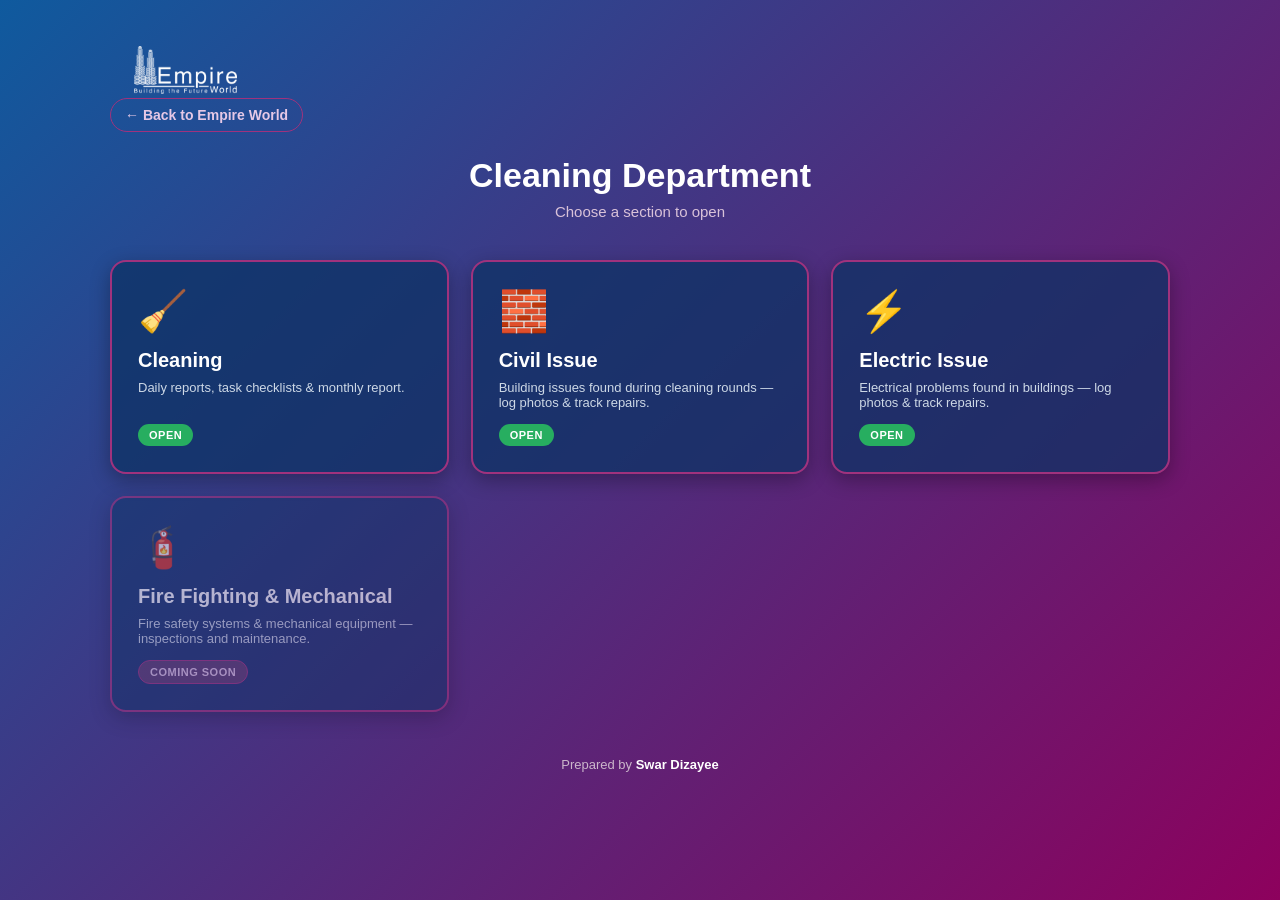
<file: cleaning-final.html>
<!DOCTYPE html>
<html lang="en">
<head>
    <meta charset="UTF-8">
    <meta name="viewport" content="width=device-width, initial-scale=1.0">
    <title>Cleaning Department — Empire World</title>
    <style>
        * { margin: 0; padding: 0; box-sizing: border-box; }
        body { font-family: -apple-system, BlinkMacSystemFont, 'Segoe UI', Roboto, sans-serif; background: linear-gradient(135deg, #0f5a9e 0%, #8d015d 100%); color: #fff; min-height: 100vh; }
        .wrap { max-width: 1100px; margin: 0 auto; padding: 30px 20px 60px; }
        .back { display: inline-block; margin-bottom: 24px; color: #e6c8e6; text-decoration: none; font-size: 14px; font-weight: 600; padding: 8px 14px; border: 1px solid #a0327d; border-radius: 20px; transition: all 0.18s; }
        .back:hover { background: #a0327d; color: #fff; }
        header { text-align: center; margin-bottom: 40px; }
        header h1 { font-size: 34px; margin-bottom: 8px; }
        header p { color: #d9c2d9; font-size: 15px; }
        .grid { display: grid; grid-template-columns: repeat(auto-fill, minmax(260px, 1fr)); gap: 22px; }
        .tile { background: rgba(13,50,100,0.75); border: 2px solid #a0327d; border-radius: 16px; padding: 26px; box-shadow: 0 6px 20px rgba(0,0,0,0.3); transition: transform 0.18s, box-shadow 0.18s; display: flex; flex-direction: column; min-height: 190px; text-decoration: none; color: #fff; }
        .tile.active { cursor: pointer; }
        .tile.active:hover { transform: translateY(-5px); box-shadow: 0 12px 28px rgba(0,0,0,0.45); border-color: #d34da0; }
        .tile.soon { opacity: 0.62; cursor: pointer; }
        .tile.soon:hover { opacity: 0.78; }
        .tile .icon { font-size: 40px; margin-bottom: 14px; }
        .tile h2 { font-size: 20px; margin-bottom: 8px; }
        .tile p { font-size: 13px; color: #cdd8e6; flex: 1; }
        .badge { display: inline-block; margin-top: 14px; align-self: flex-start; font-size: 11px; font-weight: 700; letter-spacing: 0.5px; padding: 5px 11px; border-radius: 20px; text-transform: uppercase; }
        .badge.open { background: #27ae60; color: #fff; }
        .badge.wait { background: #5b3b6e; color: #e6c8e6; border: 1px solid #a0327d; }
        footer { text-align: center; margin-top: 45px; color: #cbb6cb; font-size: 13px; }
        footer strong { color: #fff; }
    </style>
</head>
<body>
    <div class="wrap">
        <div style="padding:16px 0 0 24px;"><img src="logo.png" alt="Empire World" style="height:48px;width:auto;"></div>
    <a class="back" href="index.html">← Back to Empire World</a>
        <header>
            <h1>Cleaning Department</h1>
            <p>Choose a section to open</p>
        </header>
        <div class="grid" id="grid"></div>
        <footer>Prepared by <strong>Swar Dizayee</strong></footer>
    </div>

    <script>
        /* ===== Themed dialogs (replace browser alert/confirm) ===== */
        (function(){
          function ov(){ var o=document.getElementById('uiDlg'); if(!o){ o=document.createElement('div'); o.id='uiDlg'; o.style.cssText='display:none;position:fixed;inset:0;background:rgba(0,0,0,0.6);z-index:4000;align-items:center;justify-content:center;'; o.innerHTML='<div style="background:#0d3a6e;border:2px solid #a0327d;border-radius:14px;max-width:430px;width:92%;padding:24px;box-shadow:0 10px 40px rgba(0,0,0,0.5);color:#fff;font-family:-apple-system,BlinkMacSystemFont,Segoe UI,Roboto,sans-serif;"><div id="uiDlgMsg" style="font-size:15px;line-height:1.5;margin-bottom:18px;white-space:pre-wrap;"></div><div id="uiDlgBtns" style="display:flex;gap:10px;justify-content:flex-end;"></div></div>'; document.body.appendChild(o); } return o; }
          function mkbtn(t,bg){ var b=document.createElement('button'); b.textContent=t; b.style.cssText='background:'+bg+';color:#fff;border:2px solid '+bg+';padding:10px 18px;border-radius:6px;font-weight:600;font-size:14px;cursor:pointer;'; return b; }
          window.uiAlert=function(msg){ return new Promise(function(res){ var o=ov(); document.getElementById('uiDlgMsg').textContent=String(msg); var bw=document.getElementById('uiDlgBtns'); bw.innerHTML=''; var ok=mkbtn('OK','#a0327d'); ok.onclick=function(){ o.style.display='none'; res(); }; bw.appendChild(ok); o.style.display='flex'; setTimeout(function(){ok.focus();},30); }); };
          window.uiConfirm=function(msg){ return new Promise(function(res){ var o=ov(); document.getElementById('uiDlgMsg').textContent=String(msg); var bw=document.getElementById('uiDlgBtns'); bw.innerHTML=''; var c=mkbtn('Cancel','#0d4a85'); c.onclick=function(){ o.style.display='none'; res(false); }; var ok=mkbtn('OK','#C5504F'); ok.onclick=function(){ o.style.display='none'; res(true); }; bw.appendChild(c); bw.appendChild(ok); o.style.display='flex'; setTimeout(function(){ok.focus();},30); }); };
          window.alert=function(m){ window.uiAlert(m); };
        })();

        // Set active:true and a link to turn a placeholder into a real dashboard later.
        const sections = [
            { icon:'🧹', name:'Cleaning', desc:'Daily reports, task checklists & monthly report.', link:'cleaning-dashboard.html', active:true },
            { icon:'🧱', name:'Civil Issue', desc:'Building issues found during cleaning rounds — log photos & track repairs.', link:'civil-issue.html', active:true },
            { icon:'⚡', name:'Electric Issue', desc:'Electrical problems found in buildings — log photos & track repairs.', link:'electric-issue.html', active:true },
            { icon:'🧯', name:'Fire Fighting & Mechanical', desc:'Fire safety systems & mechanical equipment — inspections and maintenance.', link:'', active:false }
        ];

        function render(){
            const grid = document.getElementById('grid');
            grid.innerHTML = '';
            sections.forEach(c => {
                let el;
                if (c.active && c.link) {
                    el = document.createElement('a');
                    el.href = c.link;
                    el.className = 'tile active';
                } else {
                    el = document.createElement('div');
                    el.className = 'tile soon';
                    el.addEventListener('click', () => alert(c.name + ' is coming soon.'));
                }
                el.innerHTML = '<div class="icon">' + c.icon + '</div>' +
                    '<h2>' + c.name + '</h2>' +
                    '<p>' + c.desc + '</p>' +
                    '<span class="badge ' + (c.active ? 'open' : 'wait') + '">' + (c.active ? 'Open' : 'Coming Soon') + '</span>';
                grid.appendChild(el);
            });
        }
        render();
    </script>
</body>
</html>
</file>
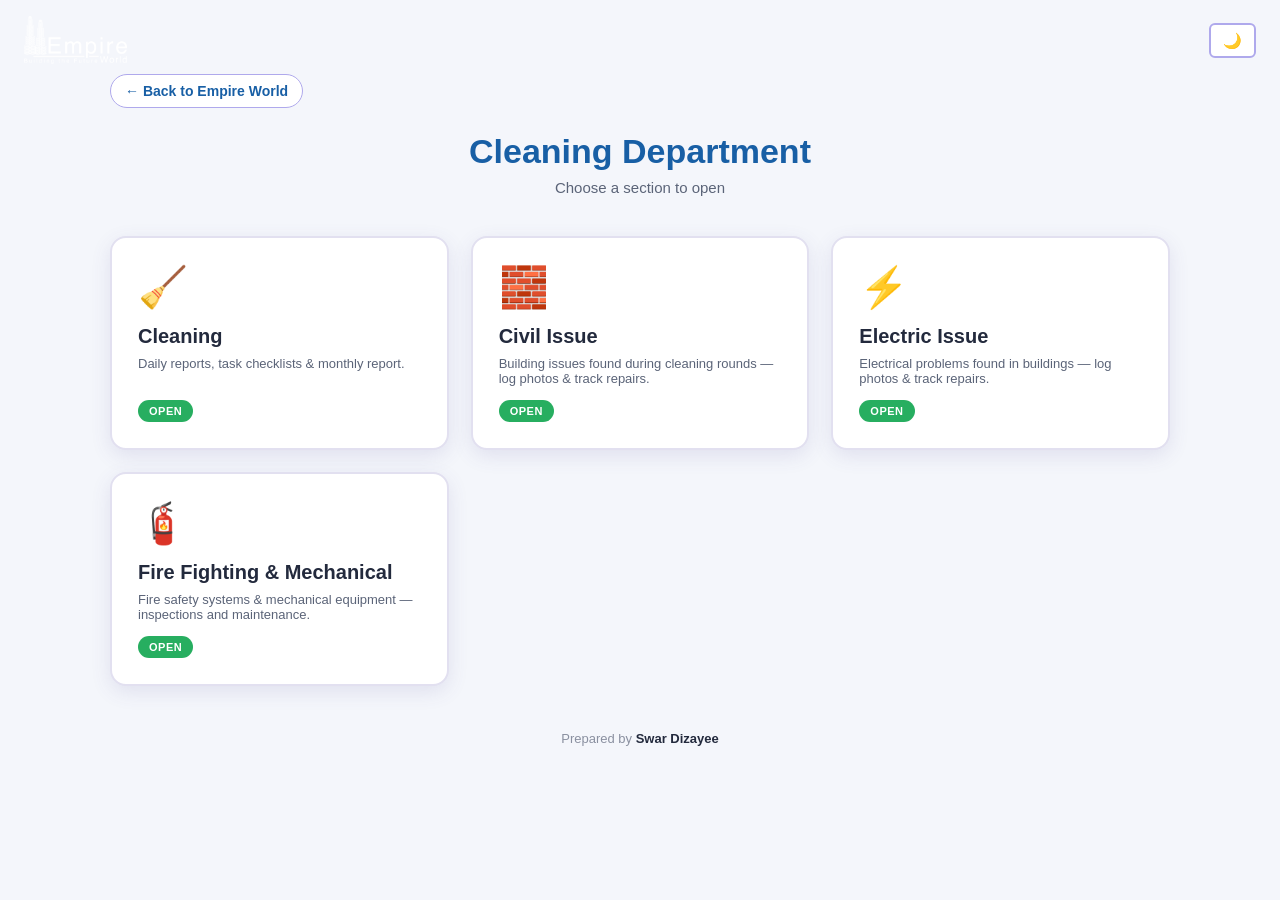
<file: cleaning-light.html>
<!DOCTYPE html>
<html lang="en" data-theme="light">
<head>
    <meta charset="UTF-8">
    <meta name="viewport" content="width=device-width, initial-scale=1.0">
    <title>Cleaning Department — Empire World</title>
    <style>
        :root{
          --bg:#f4f6fb; --text:#232a3d; --text-soft:#5b6478; --text-faint:#8a90a0;
          --card:#ffffff; --card-border:#e2e0f0; --header-accent:#185fa5; --accent2:#534ab7;
          --tile-hover-border:#7f77dd; --wait-bg:#efeefb; --wait-text:#534ab7; --wait-border:#cfc9ea;
          --btn-bg:#ffffff; --btn-text:#185fa5; --btn-border:#afa9ec; --shadow:rgba(80,70,150,0.12);
          --panel:#ffffff; --back-bg:#ffffff;
        }
        html[data-theme="dark"]{
          --bg:linear-gradient(135deg,#0f5a9e 0%,#8d015d 100%); --text:#ffffff; --text-soft:#d9c2d9; --text-faint:#cbb6cb;
          --card:rgba(13,50,100,0.75); --card-border:#a0327d; --header-accent:#ffffff; --accent2:#a0327d;
          --tile-hover-border:#d34da0; --wait-bg:#5b3b6e; --wait-text:#e6c8e6; --wait-border:#a0327d;
          --btn-bg:#0d4a85; --btn-text:#ffffff; --btn-border:#a0327d; --shadow:rgba(0,0,0,0.3);
          --panel:#0d3a6e; --back-bg:transparent;
        }
        * { margin: 0; padding: 0; box-sizing: border-box; }
        body { font-family: -apple-system, BlinkMacSystemFont, 'Segoe UI', Roboto, sans-serif; background: var(--bg); color: var(--text); min-height: 100vh; }
        .topbar { display:flex; justify-content:space-between; align-items:center; padding:16px 24px 0; }
        .theme-btn { background:var(--btn-bg); color:var(--btn-text); border:2px solid var(--btn-border); padding:8px 12px; border-radius:6px; cursor:pointer; font-size:15px; line-height:1; }
        .wrap { max-width: 1100px; margin: 0 auto; padding: 10px 20px 60px; }
        .back { display: inline-block; margin-bottom: 24px; color: var(--header-accent); text-decoration: none; font-size: 14px; font-weight: 600; padding: 8px 14px; border: 1px solid var(--btn-border); border-radius: 20px; transition: all 0.18s; background:var(--back-bg); }
        .back:hover { background: var(--accent2); color: #fff; border-color: var(--accent2); }
        header { text-align: center; margin-bottom: 40px; }
        header h1 { font-size: 34px; margin-bottom: 8px; color:var(--header-accent); }
        header p { color: var(--text-soft); font-size: 15px; }
        .grid { display: grid; grid-template-columns: repeat(auto-fill, minmax(260px, 1fr)); gap: 22px; }
        .tile { background: var(--card); border: 2px solid var(--card-border); border-radius: 16px; padding: 26px; box-shadow: 0 6px 20px var(--shadow); transition: transform 0.18s, box-shadow 0.18s; display: flex; flex-direction: column; min-height: 190px; text-decoration: none; color: var(--text); }
        .tile.active { cursor: pointer; }
        .tile.active:hover { transform: translateY(-5px); box-shadow: 0 12px 28px var(--shadow); border-color: var(--tile-hover-border); }
        .tile.soon { opacity: 0.62; cursor: pointer; }
        .tile.soon:hover { opacity: 0.85; }
        .tile .icon { font-size: 40px; margin-bottom: 14px; }
        .tile h2 { font-size: 20px; margin-bottom: 8px; color:var(--text); }
        .tile p { font-size: 13px; color: var(--text-soft); flex: 1; }
        .badge { display: inline-block; margin-top: 14px; align-self: flex-start; font-size: 11px; font-weight: 700; letter-spacing: 0.5px; padding: 5px 11px; border-radius: 20px; text-transform: uppercase; }
        .badge.open { background: #27ae60; color: #fff; }
        .badge.wait { background: var(--wait-bg); color: var(--wait-text); border: 1px solid var(--wait-border); }
        footer { text-align: center; margin-top: 45px; color: var(--text-faint); font-size: 13px; }
        footer strong { color: var(--text); }
    </style>
</head>
<body>
    <div class="topbar">
      <img src="logo.png" alt="Empire World" style="height:48px;width:auto;">
      <button class="theme-btn" onclick="toggleTheme()" aria-label="Toggle dark or light mode">&#127769;</button>
    </div>
    <div class="wrap">
        <a class="back" href="index.html">&larr; Back to Empire World</a>
        <header>
            <h1>Cleaning Department</h1>
            <p>Choose a section to open</p>
        </header>
        <div class="grid" id="grid"></div>
        <footer>Prepared by <strong>Swar Dizayee</strong></footer>
    </div>
    <script>
        function applyTheme(t){ document.documentElement.setAttribute('data-theme', t); try{ localStorage.setItem('empire_theme', t); }catch(e){} document.querySelectorAll('.theme-btn').forEach(function(b){ b.textContent = (t==='dark'?'☀️':'🌙'); }); }
        function toggleTheme(){ var cur=document.documentElement.getAttribute('data-theme')||'light'; applyTheme(cur==='dark'?'light':'dark'); }
        (function(){ var saved='light'; try{ saved=localStorage.getItem('empire_theme')||'light'; }catch(e){} applyTheme(saved); })();
        (function(){
          function ov(){ var o=document.getElementById('uiDlg'); if(!o){ o=document.createElement('div'); o.id='uiDlg'; o.style.cssText='display:none;position:fixed;inset:0;background:rgba(0,0,0,0.5);z-index:4000;align-items:center;justify-content:center;'; o.innerHTML='<div style="background:var(--panel);border:2px solid var(--card-border);border-radius:14px;max-width:430px;width:92%;padding:24px;box-shadow:0 10px 40px var(--shadow);color:var(--text);font-family:-apple-system,BlinkMacSystemFont,Segoe UI,Roboto,sans-serif;"><div id="uiDlgMsg" style="font-size:15px;line-height:1.5;margin-bottom:18px;white-space:pre-wrap;"></div><div id="uiDlgBtns" style="display:flex;gap:10px;justify-content:flex-end;"></div></div>'; document.body.appendChild(o); } return o; }
          function mkbtn(t,bg){ var b=document.createElement('button'); b.textContent=t; b.style.cssText='background:'+bg+';color:#fff;border:2px solid '+bg+';padding:10px 18px;border-radius:6px;font-weight:600;font-size:14px;cursor:pointer;'; return b; }
          window.uiAlert=function(msg){ return new Promise(function(res){ var o=ov(); document.getElementById('uiDlgMsg').textContent=String(msg); var bw=document.getElementById('uiDlgBtns'); bw.innerHTML=''; var ok=mkbtn('OK','#534ab7'); ok.onclick=function(){ o.style.display='none'; res(); }; bw.appendChild(ok); o.style.display='flex'; setTimeout(function(){ok.focus();},30); }); };
          window.uiConfirm=function(msg){ return new Promise(function(res){ var o=ov(); document.getElementById('uiDlgMsg').textContent=String(msg); var bw=document.getElementById('uiDlgBtns'); bw.innerHTML=''; var c=mkbtn('Cancel','#888'); c.onclick=function(){ o.style.display='none'; res(false); }; var ok=mkbtn('OK','#C5504F'); ok.onclick=function(){ o.style.display='none'; res(true); }; bw.appendChild(c); bw.appendChild(ok); o.style.display='flex'; setTimeout(function(){ok.focus();},30); }); };
          window.alert=function(m){ window.uiAlert(m); };
        })();
        const sections = [
            { icon:'🧹', name:'Cleaning', desc:'Daily reports, task checklists & monthly report.', link:'cleaning-dashboard.html', active:true },
            { icon:'🧱', name:'Civil Issue', desc:'Building issues found during cleaning rounds — log photos & track repairs.', link:'civil-issue.html', active:true },
            { icon:'⚡', name:'Electric Issue', desc:'Electrical problems found in buildings — log photos & track repairs.', link:'electric-issue.html', active:true },
            { icon:'🧯', name:'Fire Fighting & Mechanical', desc:'Fire safety systems & mechanical equipment — inspections and maintenance.', link:'fire-issue.html', active:true }
        ];
        function render(){
            const grid = document.getElementById('grid');
            grid.innerHTML = '';
            sections.forEach(c => {
                let el;
                if (c.active && c.link) {
                    el = document.createElement('a');
                    el.href = c.link;
                    el.className = 'tile active';
                } else {
                    el = document.createElement('div');
                    el.className = 'tile soon';
                    el.addEventListener('click', () => alert(c.name + ' is coming soon.'));
                }
                el.innerHTML = '<div class="icon">' + c.icon + '</div>' +
                    '<h2>' + c.name + '</h2>' +
                    '<p>' + c.desc + '</p>' +
                    '<span class="badge ' + (c.active ? 'open' : 'wait') + '">' + (c.active ? 'Open' : 'Coming Soon') + '</span>';
                grid.appendChild(el);
            });
        }
        render();
    </script>
</body>
</html>
</file>
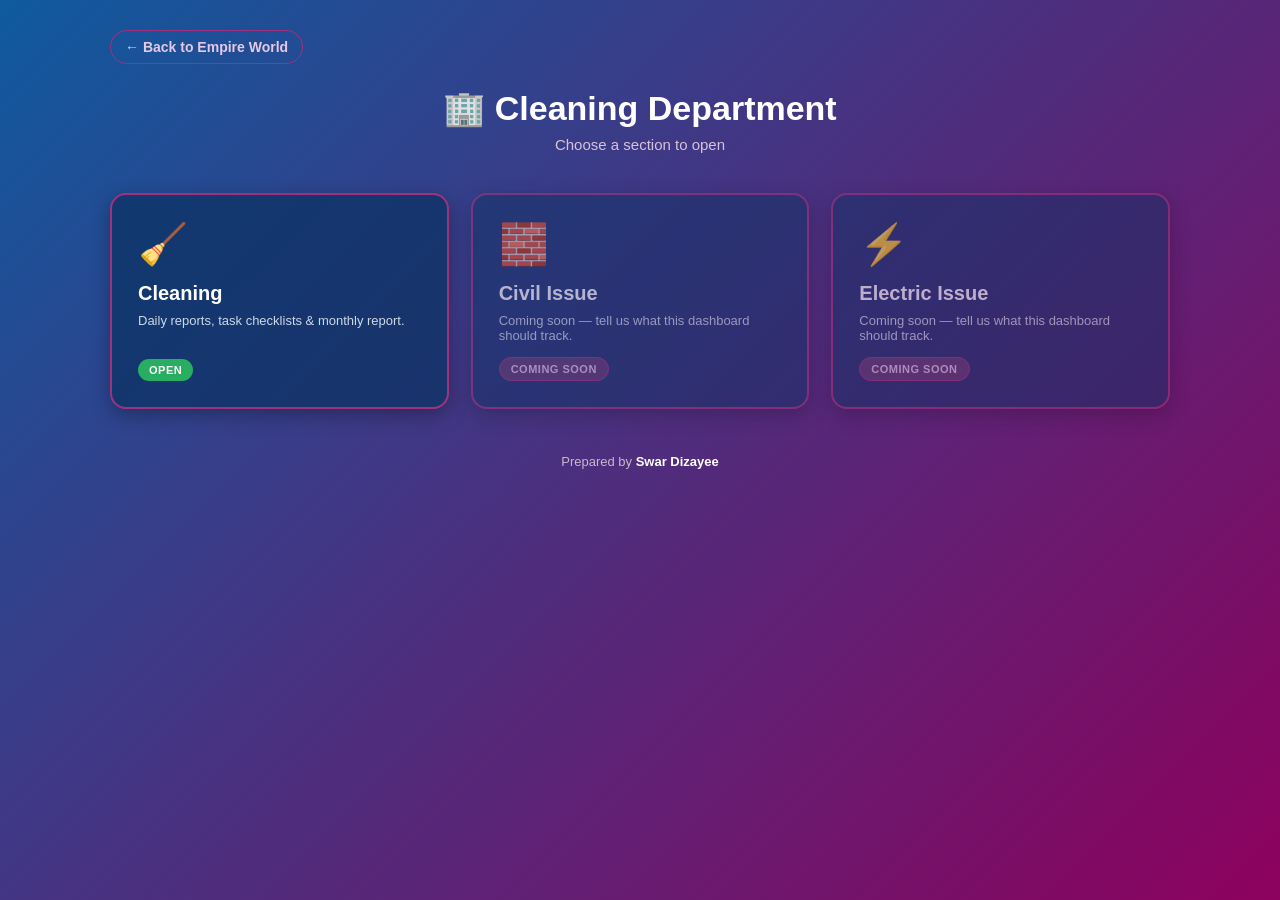
<file: cleaning-subportal.html>
<!DOCTYPE html>
<html lang="en">
<head>
    <meta charset="UTF-8">
    <meta name="viewport" content="width=device-width, initial-scale=1.0">
    <title>Cleaning Department — Empire World</title>
    <style>
        * { margin: 0; padding: 0; box-sizing: border-box; }
        body { font-family: -apple-system, BlinkMacSystemFont, 'Segoe UI', Roboto, sans-serif; background: linear-gradient(135deg, #0f5a9e 0%, #8d015d 100%); color: #fff; min-height: 100vh; }
        .wrap { max-width: 1100px; margin: 0 auto; padding: 30px 20px 60px; }
        .back { display: inline-block; margin-bottom: 24px; color: #e6c8e6; text-decoration: none; font-size: 14px; font-weight: 600; padding: 8px 14px; border: 1px solid #a0327d; border-radius: 20px; transition: all 0.18s; }
        .back:hover { background: #a0327d; color: #fff; }
        header { text-align: center; margin-bottom: 40px; }
        header h1 { font-size: 34px; margin-bottom: 8px; }
        header p { color: #d9c2d9; font-size: 15px; }
        .grid { display: grid; grid-template-columns: repeat(auto-fill, minmax(260px, 1fr)); gap: 22px; }
        .tile { background: rgba(13,50,100,0.75); border: 2px solid #a0327d; border-radius: 16px; padding: 26px; box-shadow: 0 6px 20px rgba(0,0,0,0.3); transition: transform 0.18s, box-shadow 0.18s; display: flex; flex-direction: column; min-height: 190px; text-decoration: none; color: #fff; }
        .tile.active { cursor: pointer; }
        .tile.active:hover { transform: translateY(-5px); box-shadow: 0 12px 28px rgba(0,0,0,0.45); border-color: #d34da0; }
        .tile.soon { opacity: 0.62; cursor: pointer; }
        .tile.soon:hover { opacity: 0.78; }
        .tile .icon { font-size: 40px; margin-bottom: 14px; }
        .tile h2 { font-size: 20px; margin-bottom: 8px; }
        .tile p { font-size: 13px; color: #cdd8e6; flex: 1; }
        .badge { display: inline-block; margin-top: 14px; align-self: flex-start; font-size: 11px; font-weight: 700; letter-spacing: 0.5px; padding: 5px 11px; border-radius: 20px; text-transform: uppercase; }
        .badge.open { background: #27ae60; color: #fff; }
        .badge.wait { background: #5b3b6e; color: #e6c8e6; border: 1px solid #a0327d; }
        footer { text-align: center; margin-top: 45px; color: #cbb6cb; font-size: 13px; }
        footer strong { color: #fff; }
    </style>
</head>
<body>
    <div class="wrap">
        <a class="back" href="index.html">← Back to Empire World</a>
        <header>
            <h1>🏢 Cleaning Department</h1>
            <p>Choose a section to open</p>
        </header>
        <div class="grid" id="grid"></div>
        <footer>Prepared by <strong>Swar Dizayee</strong></footer>
    </div>

    <script>
        // Set active:true and a link to turn a placeholder into a real dashboard later.
        const sections = [
            { icon:'🧹', name:'Cleaning', desc:'Daily reports, task checklists & monthly report.', link:'cleaning-dashboard.html', active:true },
            { icon:'🧱', name:'Civil Issue', desc:'Coming soon — tell us what this dashboard should track.', active:false },
            { icon:'⚡', name:'Electric Issue', desc:'Coming soon — tell us what this dashboard should track.', active:false }
        ];

        function render(){
            const grid = document.getElementById('grid');
            grid.innerHTML = '';
            sections.forEach(c => {
                let el;
                if (c.active && c.link) {
                    el = document.createElement('a');
                    el.href = c.link;
                    el.className = 'tile active';
                } else {
                    el = document.createElement('div');
                    el.className = 'tile soon';
                    el.addEventListener('click', () => alert(c.name + ' is coming soon.'));
                }
                el.innerHTML = '<div class="icon">' + c.icon + '</div>' +
                    '<h2>' + c.name + '</h2>' +
                    '<p>' + c.desc + '</p>' +
                    '<span class="badge ' + (c.active ? 'open' : 'wait') + '">' + (c.active ? 'Open' : 'Coming Soon') + '</span>';
                grid.appendChild(el);
            });
        }
        render();
    </script>
</body>
</html>
</file>
